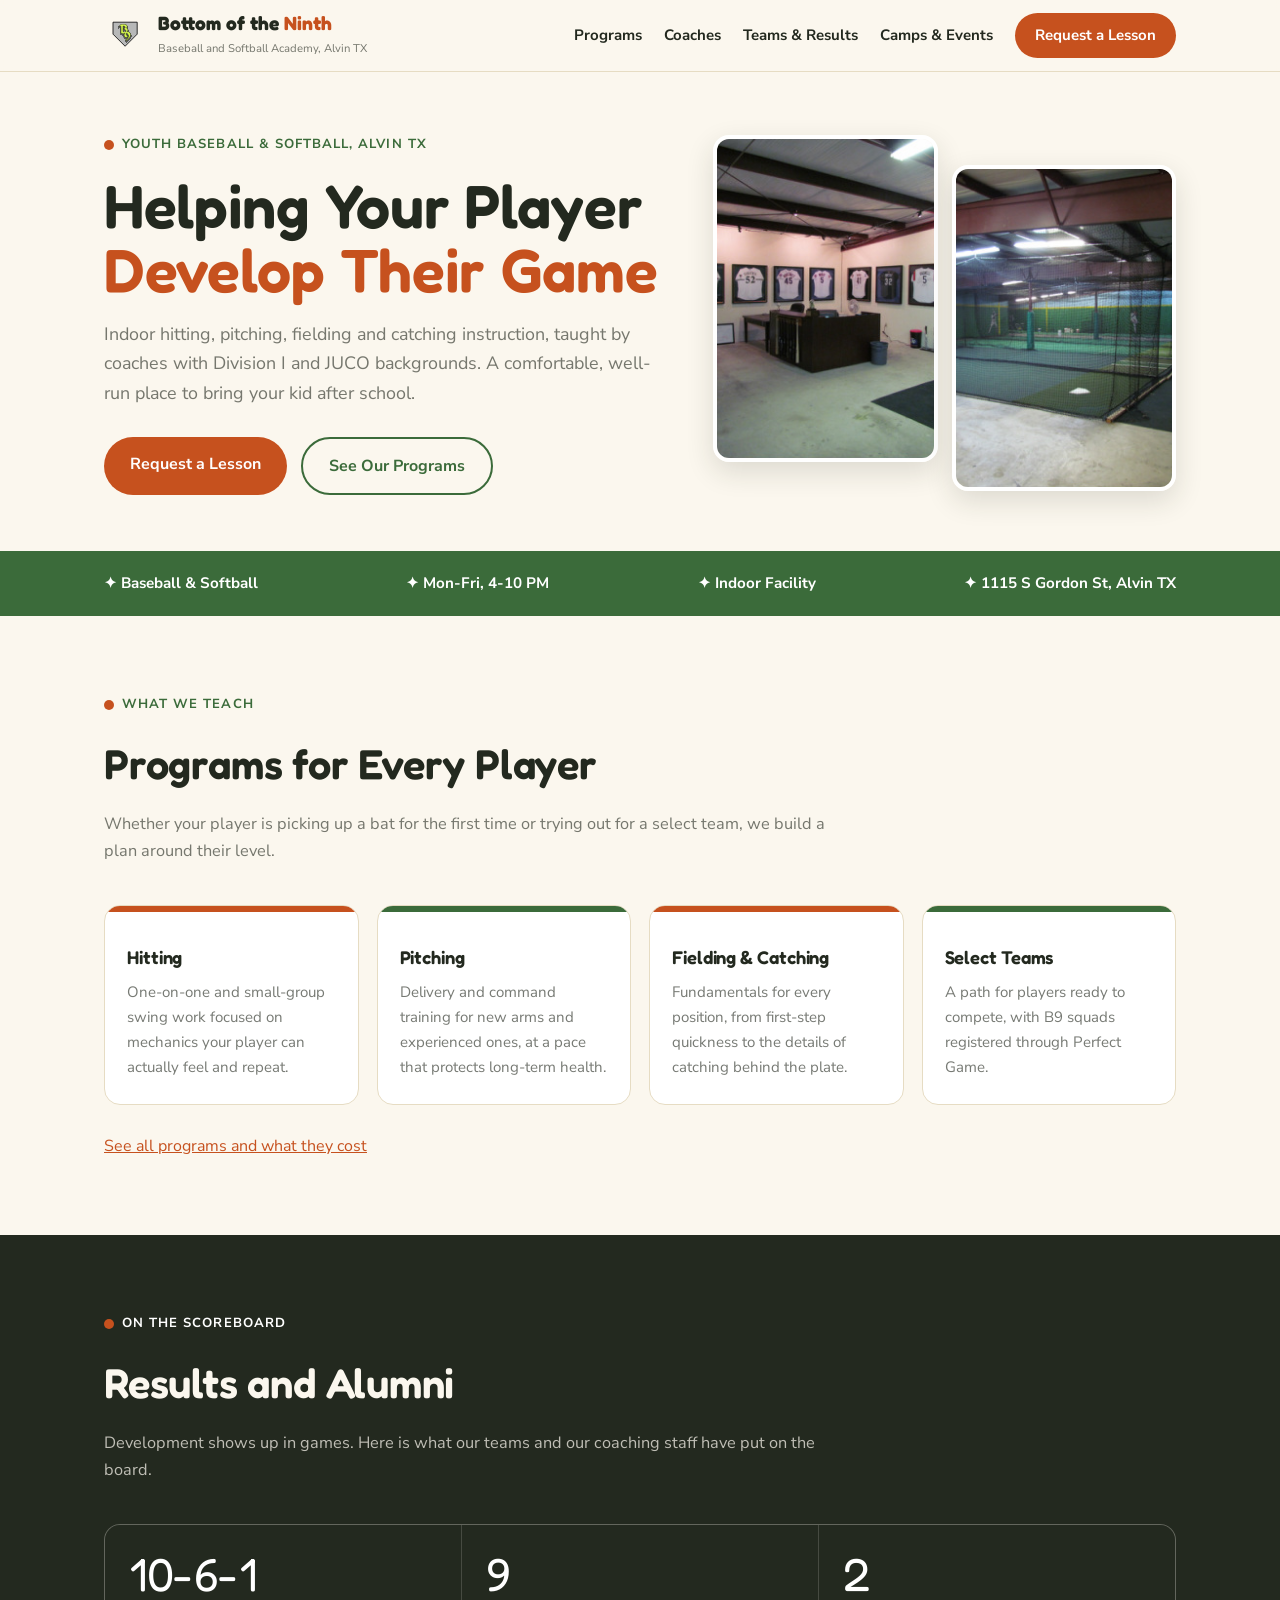
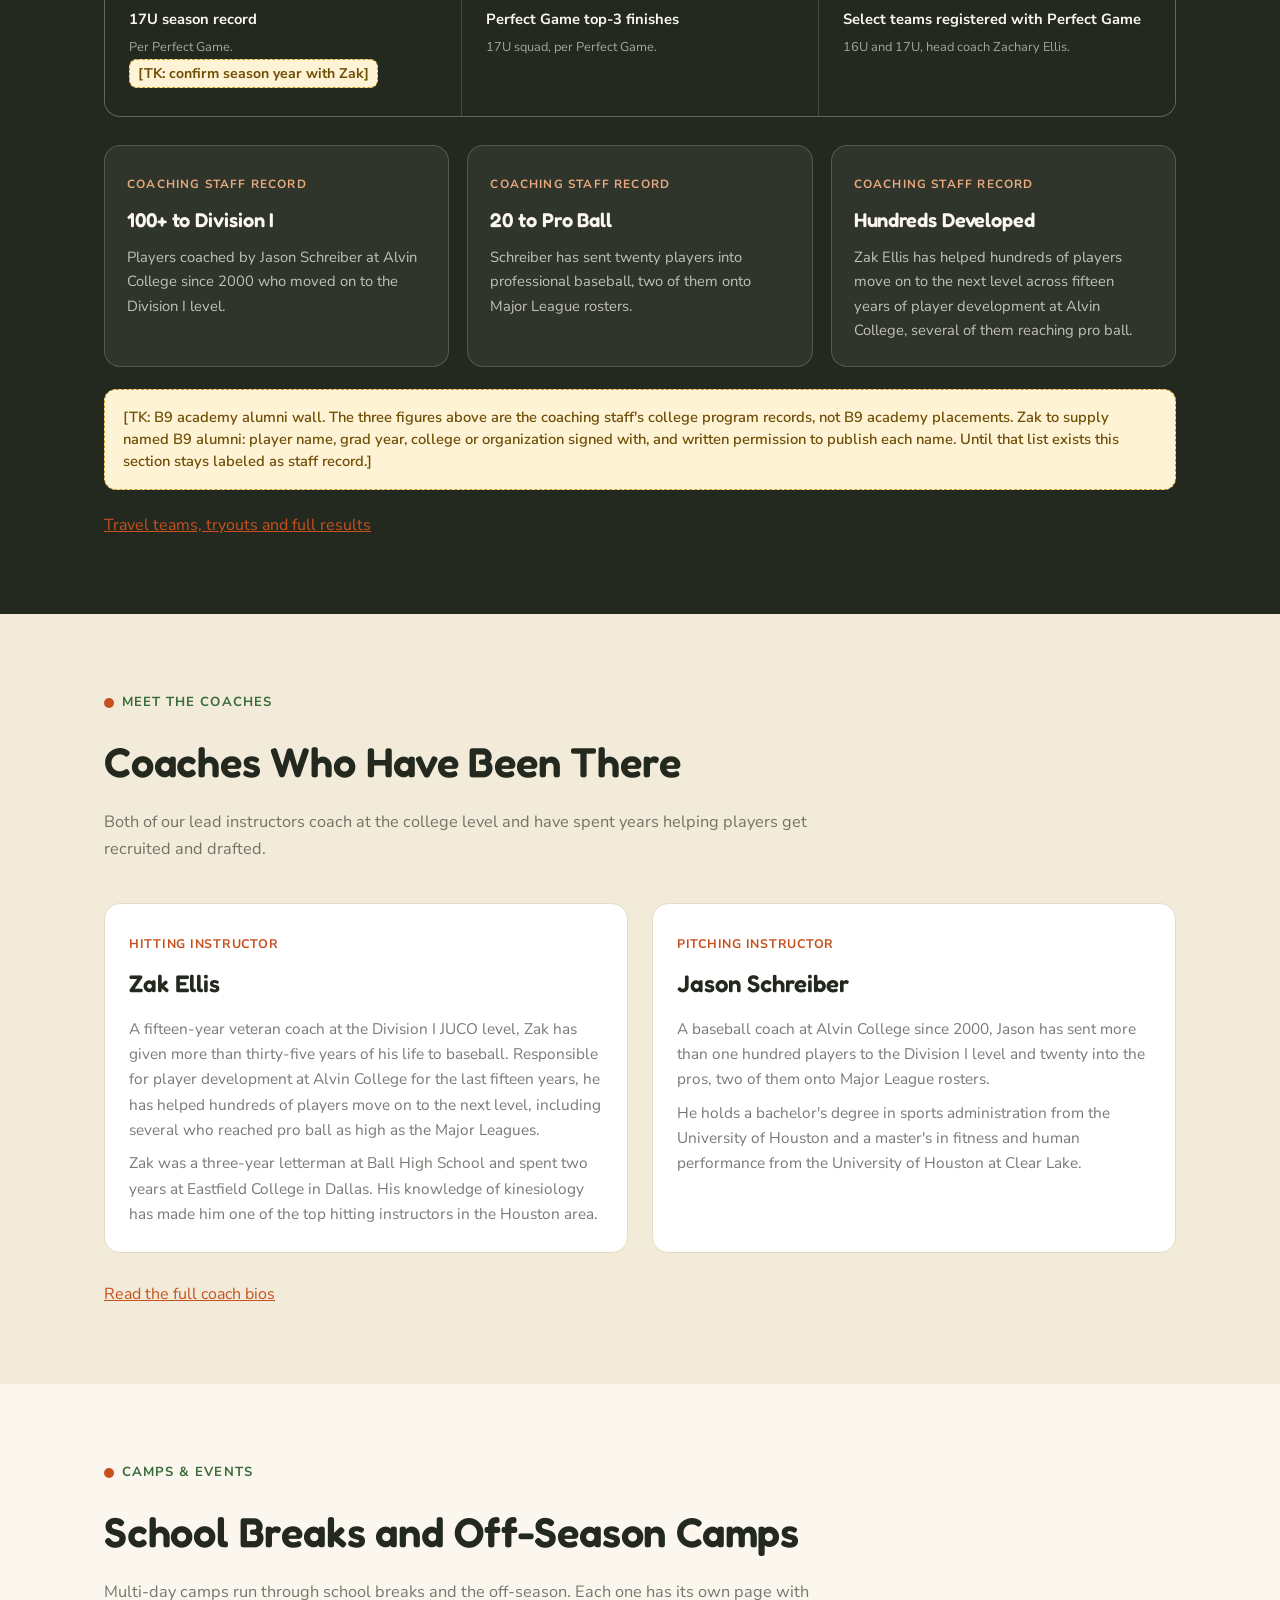
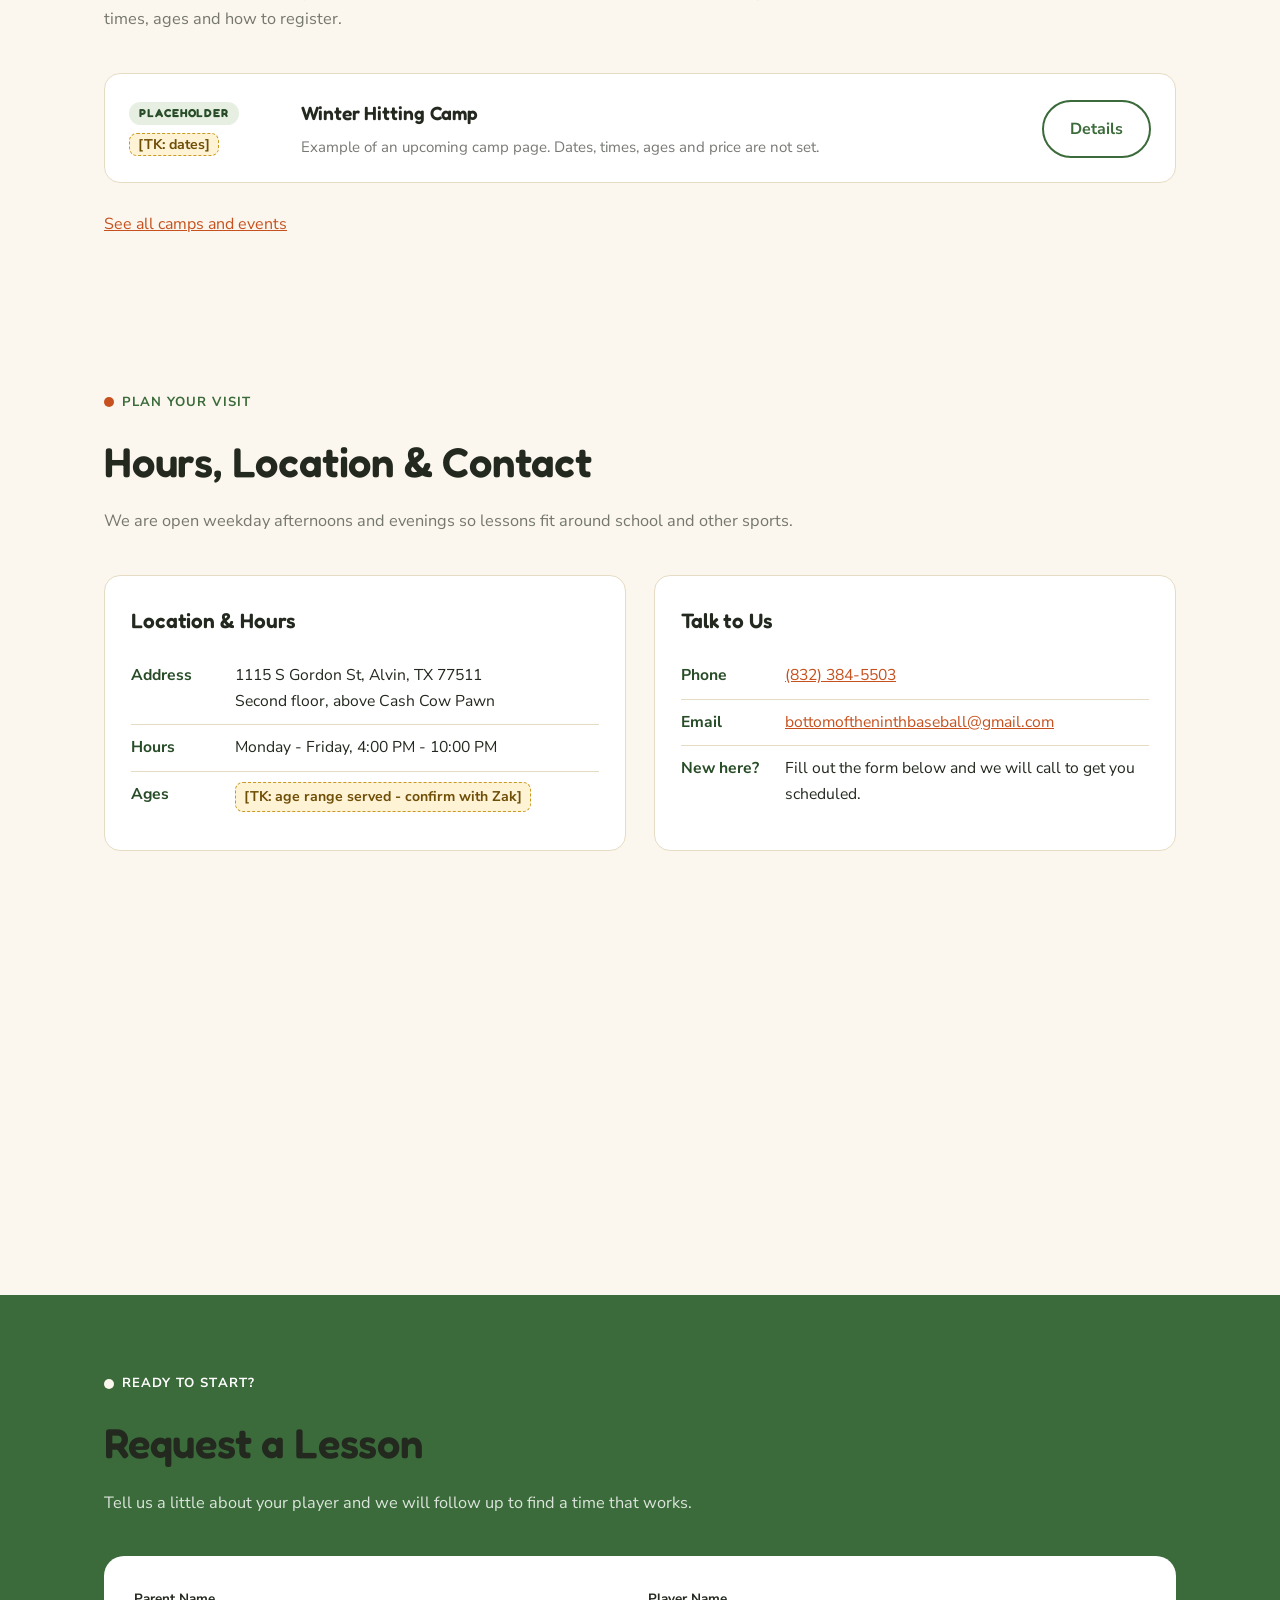
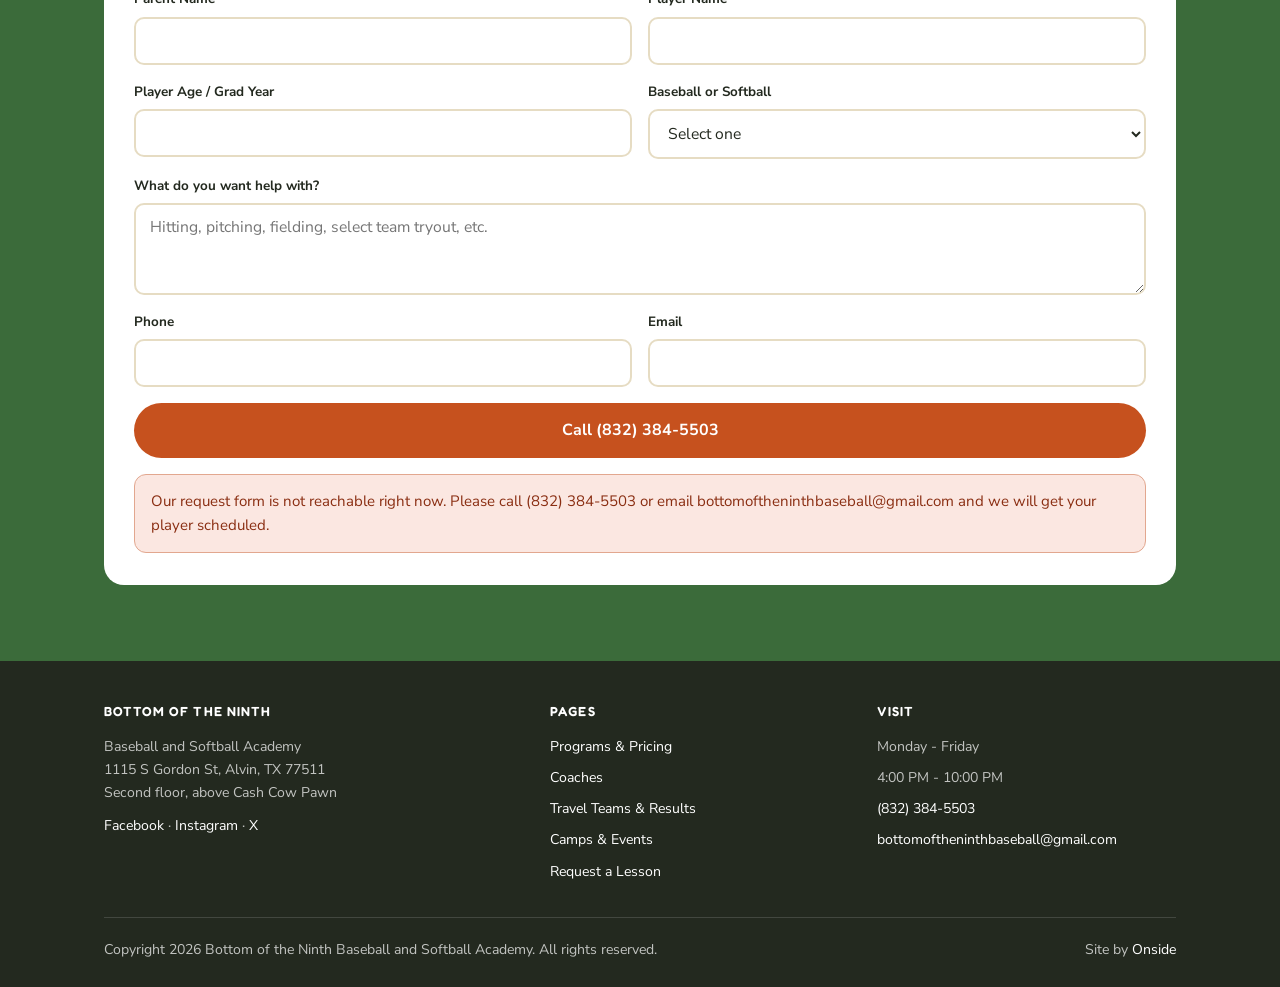
<file: index.html>
<!DOCTYPE html>
<html lang="en">
<head>
<meta charset="utf-8">
<meta name="viewport" content="width=device-width, initial-scale=1">
<title>Baseball and Softball Lessons in Alvin, TX | Bottom of the Ninth</title>
<meta name="description" content="Indoor hitting, pitching, fielding and catching instruction in Alvin, Texas, taught by coaches from the Alvin College staff. Open Monday to Friday, 4 to 10 PM. Request a lesson.">
<link rel="canonical" href="https://b9baseball.com/">

<meta property="og:type" content="website">
<meta property="og:site_name" content="Bottom of the Ninth Baseball and Softball Academy">
<meta property="og:title" content="Baseball and Softball Lessons in Alvin, TX | Bottom of the Ninth">
<meta property="og:description" content="Indoor hitting, pitching, fielding and catching instruction in Alvin, Texas, taught by coaches from the Alvin College staff.">
<meta property="og:url" content="https://b9baseball.com/">
<meta property="og:image" content="https://b9baseball.com/images/web/og-team.jpg">
<meta name="twitter:card" content="summary_large_image">
<meta name="twitter:site" content="@b9_baseball">
<meta name="twitter:title" content="Baseball and Softball Lessons in Alvin, TX | Bottom of the Ninth">
<meta name="twitter:description" content="Indoor hitting, pitching, fielding and catching instruction in Alvin, Texas, taught by coaches from the Alvin College staff.">
<meta name="twitter:image" content="https://b9baseball.com/images/web/og-team.jpg">

<link rel="icon" href="/images/favicon.ico" sizes="any">
<link rel="icon" href="/images/icon.svg" type="image/svg+xml">
<link rel="apple-touch-icon" href="/images/apple-touch-icon.png">

<link rel="preconnect" href="https://fonts.googleapis.com">
<link rel="preconnect" href="https://fonts.gstatic.com" crossorigin>
<link href="https://fonts.googleapis.com/css2?family=Fredoka:wght@500;600;700&family=Nunito+Sans:wght@400;600;700&display=swap" rel="stylesheet">
<link rel="stylesheet" href="/css/site.css">

<!-- GA4: NOT PROVISIONED. The operator must create the property in the Onside
     GA4 account, then replace G-XXXXXXXXXX in both places below and uncomment
     this block on every page. Tracked in CONTENT-TODO.md.
<script async src="https://www.googletagmanager.com/gtag/js?id=G-XXXXXXXXXX"></script>
<script>
  window.dataLayer = window.dataLayer || [];
  function gtag(){ dataLayer.push(arguments); }
  gtag('js', new Date());
  gtag('config', 'G-XXXXXXXXXX');
</script>
-->

<!-- Google Search Console: NOT VERIFIED. Preferred method is a DNS TXT record
     on b9baseball.com (survives deploys). If the operator chooses HTML tag
     verification instead, the meta tag goes here. Tracked in CONTENT-TODO.md. -->

<script type="application/ld+json">
{
  "@context": "https://schema.org",
  "@type": "SportsActivityLocation",
  "@id": "https://b9baseball.com/#academy",
  "name": "Bottom of the Ninth Baseball and Softball Academy",
  "alternateName": "B9",
  "url": "https://b9baseball.com/",
  "description": "Indoor youth baseball and softball training in Alvin, Texas. Private and small-group hitting, pitching, fielding and catching instruction, plus select travel teams.",
  "image": "https://b9baseball.com/images/web/og-team.jpg",
  "telephone": "+1-832-384-5503",
  "email": "bottomoftheninthbaseball@gmail.com",
  "address": {
    "@type": "PostalAddress",
    "streetAddress": "1115 S Gordon St",
    "addressLocality": "Alvin",
    "addressRegion": "TX",
    "postalCode": "77511",
    "addressCountry": "US"
  },
  "geo": {
    "@type": "GeoCoordinates",
    "latitude": 29.413916,
    "longitude": -95.247977
  },
  "openingHoursSpecification": {
    "@type": "OpeningHoursSpecification",
    "dayOfWeek": ["Monday", "Tuesday", "Wednesday", "Thursday", "Friday"],
    "opens": "16:00",
    "closes": "22:00"
  },
  "sport": ["Baseball", "Softball"],
  "sameAs": [
    "https://www.facebook.com/b9baseball",
    "https://www.instagram.com/b9_baseball",
    "https://x.com/b9_baseball"
  ]
}
</script>
<script type="application/ld+json">
{
  "@context": "https://schema.org",
  "@type": "LocalBusiness",
  "@id": "https://b9baseball.com/#business",
  "name": "Bottom of the Ninth Baseball and Softball Academy",
  "url": "https://b9baseball.com/",
  "image": "https://b9baseball.com/images/web/og-team.jpg",
  "telephone": "+1-832-384-5503",
  "email": "bottomoftheninthbaseball@gmail.com",
  "address": {
    "@type": "PostalAddress",
    "streetAddress": "1115 S Gordon St",
    "addressLocality": "Alvin",
    "addressRegion": "TX",
    "postalCode": "77511",
    "addressCountry": "US"
  },
  "geo": {
    "@type": "GeoCoordinates",
    "latitude": 29.413916,
    "longitude": -95.247977
  },
  "openingHours": "Mo-Fr 16:00-22:00",
  "sameAs": [
    "https://www.facebook.com/b9baseball",
    "https://www.instagram.com/b9_baseball",
    "https://x.com/b9_baseball"
  ]
}
</script>
<!-- geo coordinates are read off the Google Maps place marker for
     "Bottom of the Ninth Baseball" used in the embed below. Confirm them
     against the Google Business Profile once the listing is claimed. -->
</head>
<body>

<a class="skip-link" href="#main">Skip to content</a>

<header>
  <div class="topbar">
    <a class="logo" href="/" aria-label="Bottom of the Ninth home">
      <img class="logo-mark" src="/images/b9_plate_logo.svg" alt="" width="42" height="42">
      <span>
        <span class="logo-word">Bottom of the <span>Ninth</span></span>
        <span class="logo-sub">Baseball and Softball Academy, Alvin TX</span>
      </span>
    </a>
    <nav class="main-nav" aria-label="Main">
      <a href="/programs/">Programs</a>
      <a href="/coaches/">Coaches</a>
      <a href="/teams/">Teams &amp; Results</a>
      <a href="/camps/">Camps &amp; Events</a>
      <a href="/lessons/" class="nav-cta">Request a Lesson</a>
    </nav>
  </div>
</header>

<main id="main">

<div class="hero">
  <div>
    <span class="eyebrow">Youth Baseball &amp; Softball, Alvin TX</span>
    <h1>Helping Your Player <em>Develop Their Game</em></h1>
    <p class="lead">Indoor hitting, pitching, fielding and catching instruction, taught by coaches with Division I and JUCO backgrounds. A comfortable, well-run place to bring your kid after school.</p>
    <div class="ctas">
      <a href="/lessons/" class="btn btn-primary">Request a Lesson</a>
      <a href="/programs/" class="btn btn-ghost">See Our Programs</a>
    </div>
  </div>
  <div class="hero-photos">
    <img class="p1" src="/images/facility_1.jpg" alt="Inside the B9 indoor training facility in Alvin, TX" width="436" height="327">
    <img class="p2" src="/images/facility_2.jpg" alt="A hitting and pitching cage lane inside the B9 facility" width="434" height="326">
  </div>
</div>

<div class="facts">
  <div class="wrap">
    <span>Baseball &amp; Softball</span>
    <span>Mon-Fri, 4-10 PM</span>
    <span>Indoor Facility</span>
    <span>1115 S Gordon St, Alvin TX</span>
  </div>
</div>

<section id="programs" class="programs">
  <div class="wrap">
    <div class="section-head">
      <span class="eyebrow">What We Teach</span>
      <h2>Programs for Every Player</h2>
      <p>Whether your player is picking up a bat for the first time or trying out for a select team, we build a plan around their level.</p>
    </div>
    <div class="prog-grid">
      <div class="prog-card">
        <h3>Hitting</h3>
        <p>One-on-one and small-group swing work focused on mechanics your player can actually feel and repeat.</p>
      </div>
      <div class="prog-card">
        <h3>Pitching</h3>
        <p>Delivery and command training for new arms and experienced ones, at a pace that protects long-term health.</p>
      </div>
      <div class="prog-card">
        <h3>Fielding &amp; Catching</h3>
        <p>Fundamentals for every position, from first-step quickness to the details of catching behind the plate.</p>
      </div>
      <div class="prog-card">
        <h3>Select Teams</h3>
        <p>A path for players ready to compete, with B9 squads registered through Perfect Game.</p>
      </div>
    </div>
    <p style="margin-top:28px"><a href="/programs/">See all programs and what they cost</a></p>
  </div>
</section>

<section id="results" class="results">
  <div class="wrap">
    <div class="section-head">
      <span class="eyebrow">On the Scoreboard</span>
      <h2>Results and Alumni</h2>
      <p>Development shows up in games. Here is what our teams and our coaching staff have put on the board.</p>
    </div>

    <div class="score-strip">
      <div class="score">
        <span class="n">10-6-1</span>
        <span class="l">17U season record</span>
        <span class="src">Per Perfect Game. <span class="tk">[TK: confirm season year with Zak]</span></span>
      </div>
      <div class="score">
        <span class="n">9</span>
        <span class="l">Perfect Game top-3 finishes</span>
        <span class="src">17U squad, per Perfect Game.</span>
      </div>
      <div class="score">
        <span class="n">2</span>
        <span class="l">Select teams registered with Perfect Game</span>
        <span class="src">16U and 17U, head coach Zachary Ellis.</span>
      </div>
    </div>

    <div class="alumni-wall">
      <div class="alumni-card">
        <span class="tag">Coaching Staff Record</span>
        <h3>100+ to Division I</h3>
        <p>Players coached by Jason Schreiber at Alvin College since 2000 who moved on to the Division I level.</p>
      </div>
      <div class="alumni-card">
        <span class="tag">Coaching Staff Record</span>
        <h3>20 to Pro Ball</h3>
        <p>Schreiber has sent twenty players into professional baseball, two of them onto Major League rosters.</p>
      </div>
      <div class="alumni-card">
        <span class="tag">Coaching Staff Record</span>
        <h3>Hundreds Developed</h3>
        <p>Zak Ellis has helped hundreds of players move on to the next level across fifteen years of player development at Alvin College, several of them reaching pro ball.</p>
      </div>
    </div>

    <p style="margin-top:22px">
      <span class="tk-block">[TK: B9 academy alumni wall. The three figures above are the coaching staff's college program records, not B9 academy placements. Zak to supply named B9 alumni: player name, grad year, college or organization signed with, and written permission to publish each name. Until that list exists this section stays labeled as staff record.]</span>
    </p>

    <p style="margin-top:22px"><a href="/teams/">Travel teams, tryouts and full results</a></p>
  </div>
</section>

<section id="coaches" class="coaches">
  <div class="wrap">
    <div class="section-head">
      <span class="eyebrow">Meet the Coaches</span>
      <h2>Coaches Who Have Been There</h2>
      <p>Both of our lead instructors coach at the college level and have spent years helping players get recruited and drafted.</p>
    </div>
    <div class="coach-grid">
      <div class="coach-card">
        <span class="role">Hitting Instructor</span>
        <h3>Zak Ellis</h3>
        <p>A fifteen-year veteran coach at the Division I JUCO level, Zak has given more than thirty-five years of his life to baseball. Responsible for player development at Alvin College for the last fifteen years, he has helped hundreds of players move on to the next level, including several who reached pro ball as high as the Major Leagues.</p>
        <p>Zak was a three-year letterman at Ball High School and spent two years at Eastfield College in Dallas. His knowledge of kinesiology has made him one of the top hitting instructors in the Houston area.</p>
      </div>
      <div class="coach-card">
        <span class="role">Pitching Instructor</span>
        <h3>Jason Schreiber</h3>
        <p>A baseball coach at Alvin College since 2000, Jason has sent more than one hundred players to the Division I level and twenty into the pros, two of them onto Major League rosters.</p>
        <p>He holds a bachelor's degree in sports administration from the University of Houston and a master's in fitness and human performance from the University of Houston at Clear Lake.</p>
      </div>
    </div>
    <p style="margin-top:28px"><a href="/coaches/">Read the full coach bios</a></p>
  </div>
</section>

<section id="camps">
  <div class="wrap">
    <div class="section-head">
      <span class="eyebrow">Camps &amp; Events</span>
      <h2>School Breaks and Off-Season Camps</h2>
      <p>Multi-day camps run through school breaks and the off-season. Each one has its own page with times, ages and how to register.</p>
    </div>
    <div class="event-list">
      <article class="event-card">
        <div class="event-when">
          <span class="badge badge-open">Placeholder</span><br>
          <span class="tk">[TK: dates]</span>
        </div>
        <div>
          <h3><a href="/camps/tk-winter-hitting-camp/">Winter Hitting Camp</a></h3>
          <p>Example of an upcoming camp page. Dates, times, ages and price are not set.</p>
        </div>
        <div><a class="btn btn-ghost" href="/camps/tk-winter-hitting-camp/">Details</a></div>
      </article>
    </div>
    <p style="margin-top:28px"><a href="/camps/">See all camps and events</a></p>
  </div>
</section>

<section id="visit" class="visit">
  <div class="wrap">
    <div class="section-head">
      <span class="eyebrow">Plan Your Visit</span>
      <h2>Hours, Location &amp; Contact</h2>
      <p>We are open weekday afternoons and evenings so lessons fit around school and other sports.</p>
    </div>
    <div class="visit-grid">
      <div class="visit-card">
        <h3>Location &amp; Hours</h3>
        <div class="visit-row"><span class="k">Address</span><span>1115 S Gordon St, Alvin, TX 77511<br>Second floor, above Cash Cow Pawn</span></div>
        <div class="visit-row"><span class="k">Hours</span><span>Monday - Friday, 4:00 PM - 10:00 PM</span></div>
        <div class="visit-row"><span class="k">Ages</span><span><span class="tk">[TK: age range served - confirm with Zak]</span></span></div>
      </div>
      <div class="visit-card">
        <h3>Talk to Us</h3>
        <div class="visit-row"><span class="k">Phone</span><span><a href="tel:+18323845503">(832) 384-5503</a></span></div>
        <div class="visit-row"><span class="k">Email</span><span><a href="mailto:bottomoftheninthbaseball@gmail.com">bottomoftheninthbaseball@gmail.com</a></span></div>
        <div class="visit-row"><span class="k">New here?</span><span>Fill out the form below and we will call to get you scheduled.</span></div>
      </div>
    </div>
    <iframe class="map-frame" title="Map to Bottom of the Ninth Baseball, 1115 S Gordon St, Alvin TX" src="https://www.google.com/maps/embed?pb=!1m18!1m12!1m3!1d5548.984929263719!2d-95.24797713180548!3d29.413915738406033!2m3!1f0!2f0!3f0!3m2!1i1024!2i768!4f13.1!3m3!1m2!1s0x145dd2b24e2f0bf9%3A0x12f2d30c69f74b71!2sBottom%20of%20the%20Ninth%20Baseball!5e0!3m2!1sen!2sus!4v1740630446096!5m2!1sen!2sus" loading="lazy" referrerpolicy="no-referrer-when-downgrade" allowfullscreen></iframe>
  </div>
</section>

<section id="contact" class="contact">
  <div class="wrap">
    <div class="section-head">
      <span class="eyebrow">Ready to Start?</span>
      <h2>Request a Lesson</h2>
      <p>Tell us a little about your player and we will follow up to find a time that works.</p>
    </div>

    <!-- Onside shared lead endpoint. Keep this block in sync with the copy on
         /lessons/index.html; the endpoint contract itself lives in one place,
         /js/lead-form.js. Do not add an `action` or a client token: the tenant
         is resolved from the request Origin, and the POST is made by the JS. -->
    <form class="onside-lead-form" data-thanks="lesson-thanks">
      <div class="hp" aria-hidden="true">
        <label for="home-website">Leave this field blank</label>
        <input type="text" id="home-website" name="website" tabindex="-1" autocomplete="off">
      </div>
      <div class="field-row">
        <div class="field">
          <label for="home-parent-name">Parent Name</label>
          <input type="text" id="home-parent-name" name="parent_name" autocomplete="name" required>
        </div>
        <div class="field">
          <label for="home-player-name">Player Name</label>
          <input type="text" id="home-player-name" name="player_name" required>
        </div>
      </div>
      <div class="field-row">
        <div class="field">
          <label for="home-player-age">Player Age / Grad Year</label>
          <input type="text" id="home-player-age" name="player_age" required>
        </div>
        <div class="field">
          <label for="home-sport">Baseball or Softball</label>
          <select id="home-sport" name="sport" required>
            <option value="">Select one</option>
            <option value="baseball">Baseball</option>
            <option value="softball">Softball</option>
          </select>
        </div>
      </div>
      <div class="field">
        <label for="home-need">What do you want help with?</label>
        <textarea id="home-need" name="training_need" rows="3" placeholder="Hitting, pitching, fielding, select team tryout, etc."></textarea>
      </div>
      <div class="field-row">
        <div class="field">
          <label for="home-phone">Phone</label>
          <input type="tel" id="home-phone" name="phone" autocomplete="tel" required>
        </div>
        <div class="field">
          <label for="home-email">Email</label>
          <input type="email" id="home-email" name="email" autocomplete="email" required>
        </div>
      </div>
      <button type="submit" class="submit-btn">Request a Lesson</button>
      <div class="form-status" role="status" aria-live="polite"></div>
    </form>

    <div class="form-thanks" id="lesson-thanks" hidden>
      <h3>Thanks, we have your request.</h3>
      <p>One of our coaches will call or email you to get a lesson on the schedule. If you need us sooner, call <a href="tel:+18323845503">(832) 384-5503</a> during our hours, Monday to Friday 4:00 PM to 10:00 PM.</p>
    </div>
  </div>
</section>

</main>

<footer>
  <div class="wrap">
    <div class="footer-grid">
      <div>
        <h2>Bottom of the Ninth</h2>
        <p>Baseball and Softball Academy<br>
        1115 S Gordon St, Alvin, TX 77511<br>
        Second floor, above Cash Cow Pawn</p>
        <p style="margin-top:10px">
          <a href="https://www.facebook.com/b9baseball">Facebook</a> &middot;
          <a href="https://www.instagram.com/b9_baseball">Instagram</a> &middot;
          <a href="https://x.com/b9_baseball">X</a>
        </p>
      </div>
      <div>
        <h2>Pages</h2>
        <ul>
          <li><a href="/programs/">Programs &amp; Pricing</a></li>
          <li><a href="/coaches/">Coaches</a></li>
          <li><a href="/teams/">Travel Teams &amp; Results</a></li>
          <li><a href="/camps/">Camps &amp; Events</a></li>
          <li><a href="/lessons/">Request a Lesson</a></li>
        </ul>
      </div>
      <div>
        <h2>Visit</h2>
        <ul>
          <li>Monday - Friday</li>
          <li>4:00 PM - 10:00 PM</li>
          <li><a href="tel:+18323845503">(832) 384-5503</a></li>
          <li><a href="mailto:bottomoftheninthbaseball@gmail.com">bottomoftheninthbaseball@gmail.com</a></li>
        </ul>
      </div>
    </div>
    <div class="footer-bottom">
      <span>Copyright 2026 Bottom of the Ninth Baseball and Softball Academy. All rights reserved.</span>
      <span>Site by <a href="https://onside.llc">Onside</a></span>
    </div>
  </div>
</footer>

<script src="/js/lead-form.js" defer></script>
</body>
</html>
</file>
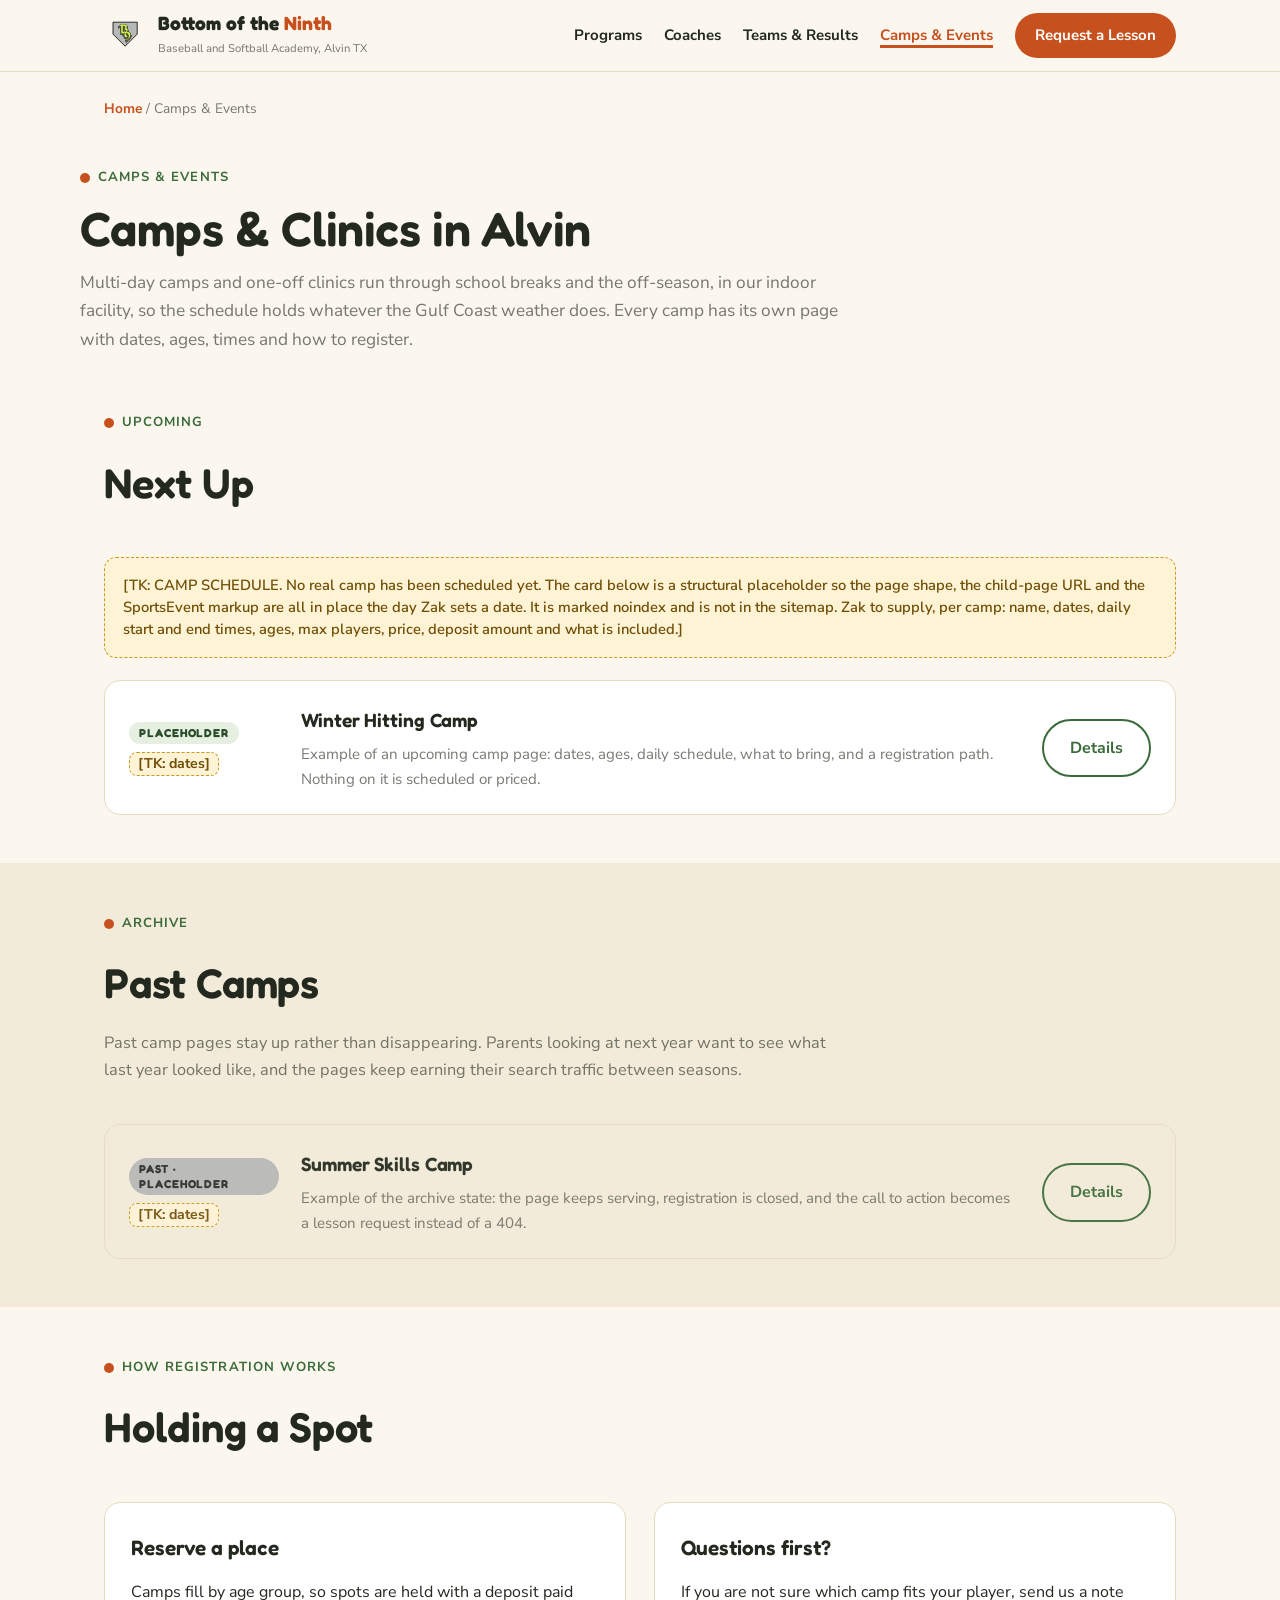
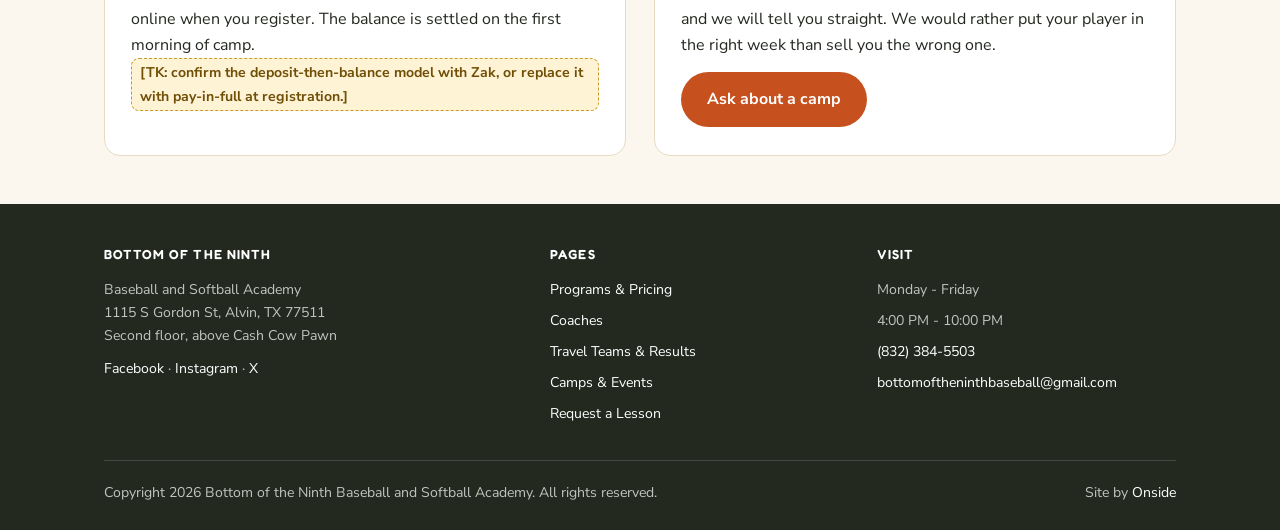
<file: camps/index.html>
<!DOCTYPE html>
<html lang="en">
<head>
<meta charset="utf-8">
<meta name="viewport" content="width=device-width, initial-scale=1">
<title>Baseball &amp; Softball Camps in Alvin, TX | Bottom of the Ninth</title>
<meta name="description" content="Youth baseball and softball camps and clinics at Bottom of the Ninth in Alvin, Texas. See upcoming camp dates, ages and registration, plus past camps from earlier seasons.">
<link rel="canonical" href="https://b9baseball.com/camps/">

<meta property="og:type" content="website">
<meta property="og:site_name" content="Bottom of the Ninth Baseball and Softball Academy">
<meta property="og:title" content="Baseball &amp; Softball Camps in Alvin, TX | Bottom of the Ninth">
<meta property="og:description" content="Youth baseball and softball camps and clinics at Bottom of the Ninth in Alvin, Texas.">
<meta property="og:url" content="https://b9baseball.com/camps/">
<meta property="og:image" content="https://b9baseball.com/images/web/og-team.jpg">
<meta name="twitter:card" content="summary_large_image">
<meta name="twitter:site" content="@b9_baseball">
<meta name="twitter:title" content="Baseball &amp; Softball Camps in Alvin, TX | Bottom of the Ninth">
<meta name="twitter:description" content="Youth baseball and softball camps and clinics at Bottom of the Ninth in Alvin, Texas.">
<meta name="twitter:image" content="https://b9baseball.com/images/web/og-team.jpg">

<link rel="icon" href="/images/favicon.ico" sizes="any">
<link rel="icon" href="/images/icon.svg" type="image/svg+xml">
<link rel="apple-touch-icon" href="/images/apple-touch-icon.png">

<link rel="preconnect" href="https://fonts.googleapis.com">
<link rel="preconnect" href="https://fonts.gstatic.com" crossorigin>
<link href="https://fonts.googleapis.com/css2?family=Fredoka:wght@500;600;700&family=Nunito+Sans:wght@400;600;700&display=swap" rel="stylesheet">
<link rel="stylesheet" href="/css/site.css">

<!-- GA4: NOT PROVISIONED. See the note in /index.html and CONTENT-TODO.md. -->

<script type="application/ld+json">
{
  "@context": "https://schema.org",
  "@type": "BreadcrumbList",
  "itemListElement": [
    { "@type": "ListItem", "position": 1, "name": "Home", "item": "https://b9baseball.com/" },
    { "@type": "ListItem", "position": 2, "name": "Camps and Events", "item": "https://b9baseball.com/camps/" }
  ]
}
</script>
</head>
<body>

<a class="skip-link" href="#main">Skip to content</a>

<header>
  <div class="topbar">
    <a class="logo" href="/" aria-label="Bottom of the Ninth home">
      <img class="logo-mark" src="/images/b9_plate_logo.svg" alt="" width="42" height="42">
      <span>
        <span class="logo-word">Bottom of the <span>Ninth</span></span>
        <span class="logo-sub">Baseball and Softball Academy, Alvin TX</span>
      </span>
    </a>
    <nav class="main-nav" aria-label="Main">
      <a href="/programs/">Programs</a>
      <a href="/coaches/">Coaches</a>
      <a href="/teams/">Teams &amp; Results</a>
      <a href="/camps/" aria-current="page">Camps &amp; Events</a>
      <a href="/lessons/" class="nav-cta">Request a Lesson</a>
    </nav>
  </div>
</header>

<main id="main">

<div class="wrap">
  <p class="breadcrumb"><a href="/">Home</a> / Camps &amp; Events</p>
</div>

<div class="wrap page-head">
  <span class="eyebrow">Camps &amp; Events</span>
  <h1>Camps &amp; Clinics in Alvin</h1>
  <p class="lead">Multi-day camps and one-off clinics run through school breaks and the off-season, in our indoor facility, so the schedule holds whatever the Gulf Coast weather does. Every camp has its own page with dates, ages, times and how to register.</p>
</div>

<section class="programs tight">
  <div class="wrap">
    <div class="section-head">
      <span class="eyebrow">Upcoming</span>
      <h2>Next Up</h2>
    </div>

    <span class="tk-block">[TK: CAMP SCHEDULE. No real camp has been scheduled yet. The card below is a structural placeholder so the page shape, the child-page URL and the SportsEvent markup are all in place the day Zak sets a date. It is marked noindex and is not in the sitemap. Zak to supply, per camp: name, dates, daily start and end times, ages, max players, price, deposit amount and what is included.]</span>

    <div class="event-list" style="margin-top:22px">
      <article class="event-card">
        <div class="event-when">
          <span class="badge badge-open">Placeholder</span><br>
          <span class="tk">[TK: dates]</span>
        </div>
        <div>
          <h3><a href="/camps/tk-winter-hitting-camp/">Winter Hitting Camp</a></h3>
          <p>Example of an upcoming camp page: dates, ages, daily schedule, what to bring, and a registration path. Nothing on it is scheduled or priced.</p>
        </div>
        <div><a class="btn btn-ghost" href="/camps/tk-winter-hitting-camp/">Details</a></div>
      </article>
    </div>
  </div>
</section>

<section class="coaches tight">
  <div class="wrap">
    <div class="section-head">
      <span class="eyebrow">Archive</span>
      <h2>Past Camps</h2>
      <p>Past camp pages stay up rather than disappearing. Parents looking at next year want to see what last year looked like, and the pages keep earning their search traffic between seasons.</p>
    </div>

    <div class="event-list">
      <article class="event-card past">
        <div class="event-when">
          <span class="badge badge-past">Past &middot; Placeholder</span><br>
          <span class="tk">[TK: dates]</span>
        </div>
        <div>
          <h3><a href="/camps/tk-summer-skills-camp/">Summer Skills Camp</a></h3>
          <p>Example of the archive state: the page keeps serving, registration is closed, and the call to action becomes a lesson request instead of a 404.</p>
        </div>
        <div><a class="btn btn-ghost" href="/camps/tk-summer-skills-camp/">Details</a></div>
      </article>
    </div>
  </div>
</section>

<section class="visit tight">
  <div class="wrap">
    <div class="section-head">
      <span class="eyebrow">How Registration Works</span>
      <h2>Holding a Spot</h2>
    </div>
    <div class="visit-grid">
      <div class="visit-card">
        <h3>Reserve a place</h3>
        <p class="prose">Camps fill by age group, so spots are held with a deposit paid online when you register. The balance is settled on the first morning of camp.</p>
        <p class="prose"><span class="tk">[TK: confirm the deposit-then-balance model with Zak, or replace it with pay-in-full at registration.]</span></p>
      </div>
      <div class="visit-card">
        <h3>Questions first?</h3>
        <p class="prose">If you are not sure which camp fits your player, send us a note and we will tell you straight. We would rather put your player in the right week than sell you the wrong one.</p>
        <p class="ctas" style="margin-top:14px"><a href="/lessons/" class="btn btn-primary">Ask about a camp</a></p>
      </div>
    </div>
  </div>
</section>

</main>

<footer>
  <div class="wrap">
    <div class="footer-grid">
      <div>
        <h2>Bottom of the Ninth</h2>
        <p>Baseball and Softball Academy<br>
        1115 S Gordon St, Alvin, TX 77511<br>
        Second floor, above Cash Cow Pawn</p>
        <p style="margin-top:10px">
          <a href="https://www.facebook.com/b9baseball">Facebook</a> &middot;
          <a href="https://www.instagram.com/b9_baseball">Instagram</a> &middot;
          <a href="https://x.com/b9_baseball">X</a>
        </p>
      </div>
      <div>
        <h2>Pages</h2>
        <ul>
          <li><a href="/programs/">Programs &amp; Pricing</a></li>
          <li><a href="/coaches/">Coaches</a></li>
          <li><a href="/teams/">Travel Teams &amp; Results</a></li>
          <li><a href="/camps/">Camps &amp; Events</a></li>
          <li><a href="/lessons/">Request a Lesson</a></li>
        </ul>
      </div>
      <div>
        <h2>Visit</h2>
        <ul>
          <li>Monday - Friday</li>
          <li>4:00 PM - 10:00 PM</li>
          <li><a href="tel:+18323845503">(832) 384-5503</a></li>
          <li><a href="mailto:bottomoftheninthbaseball@gmail.com">bottomoftheninthbaseball@gmail.com</a></li>
        </ul>
      </div>
    </div>
    <div class="footer-bottom">
      <span>Copyright 2026 Bottom of the Ninth Baseball and Softball Academy. All rights reserved.</span>
      <span>Site by <a href="https://onside.llc">Onside</a></span>
    </div>
  </div>
</footer>

</body>
</html>
</file>
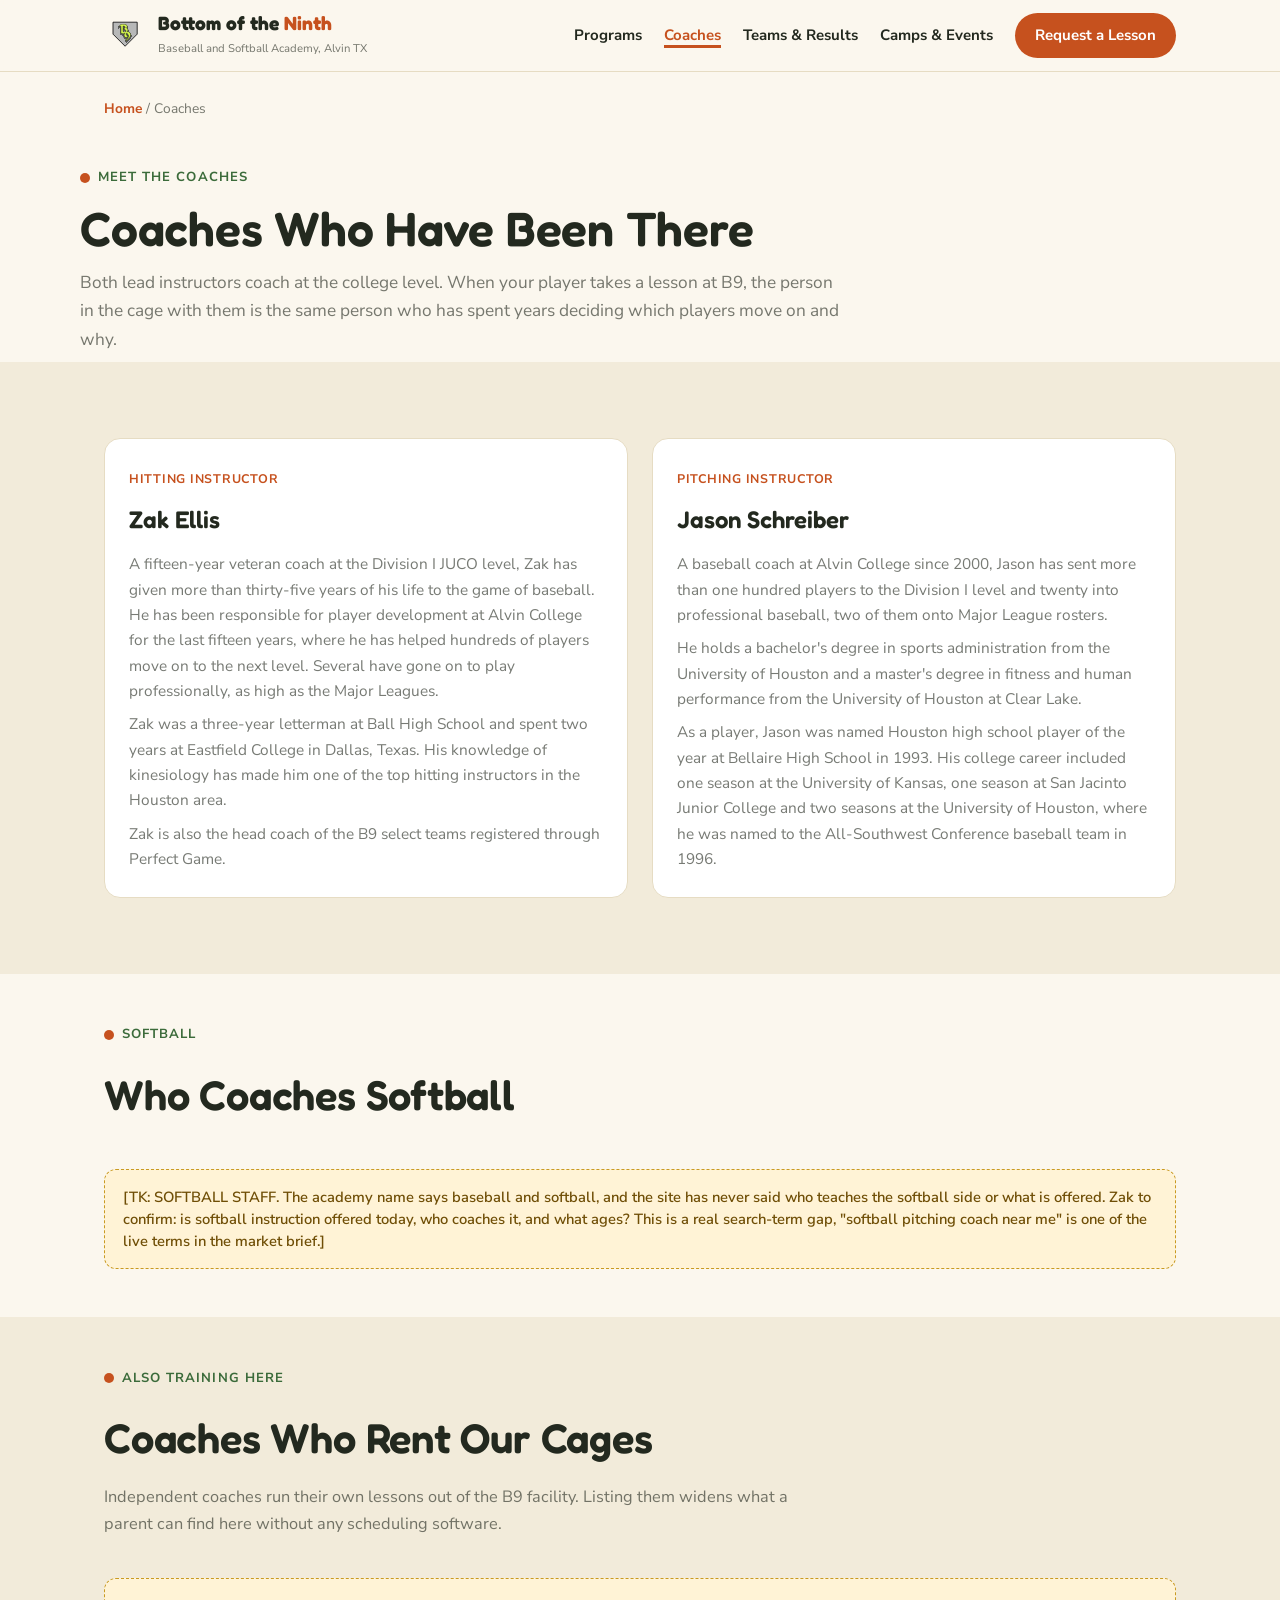
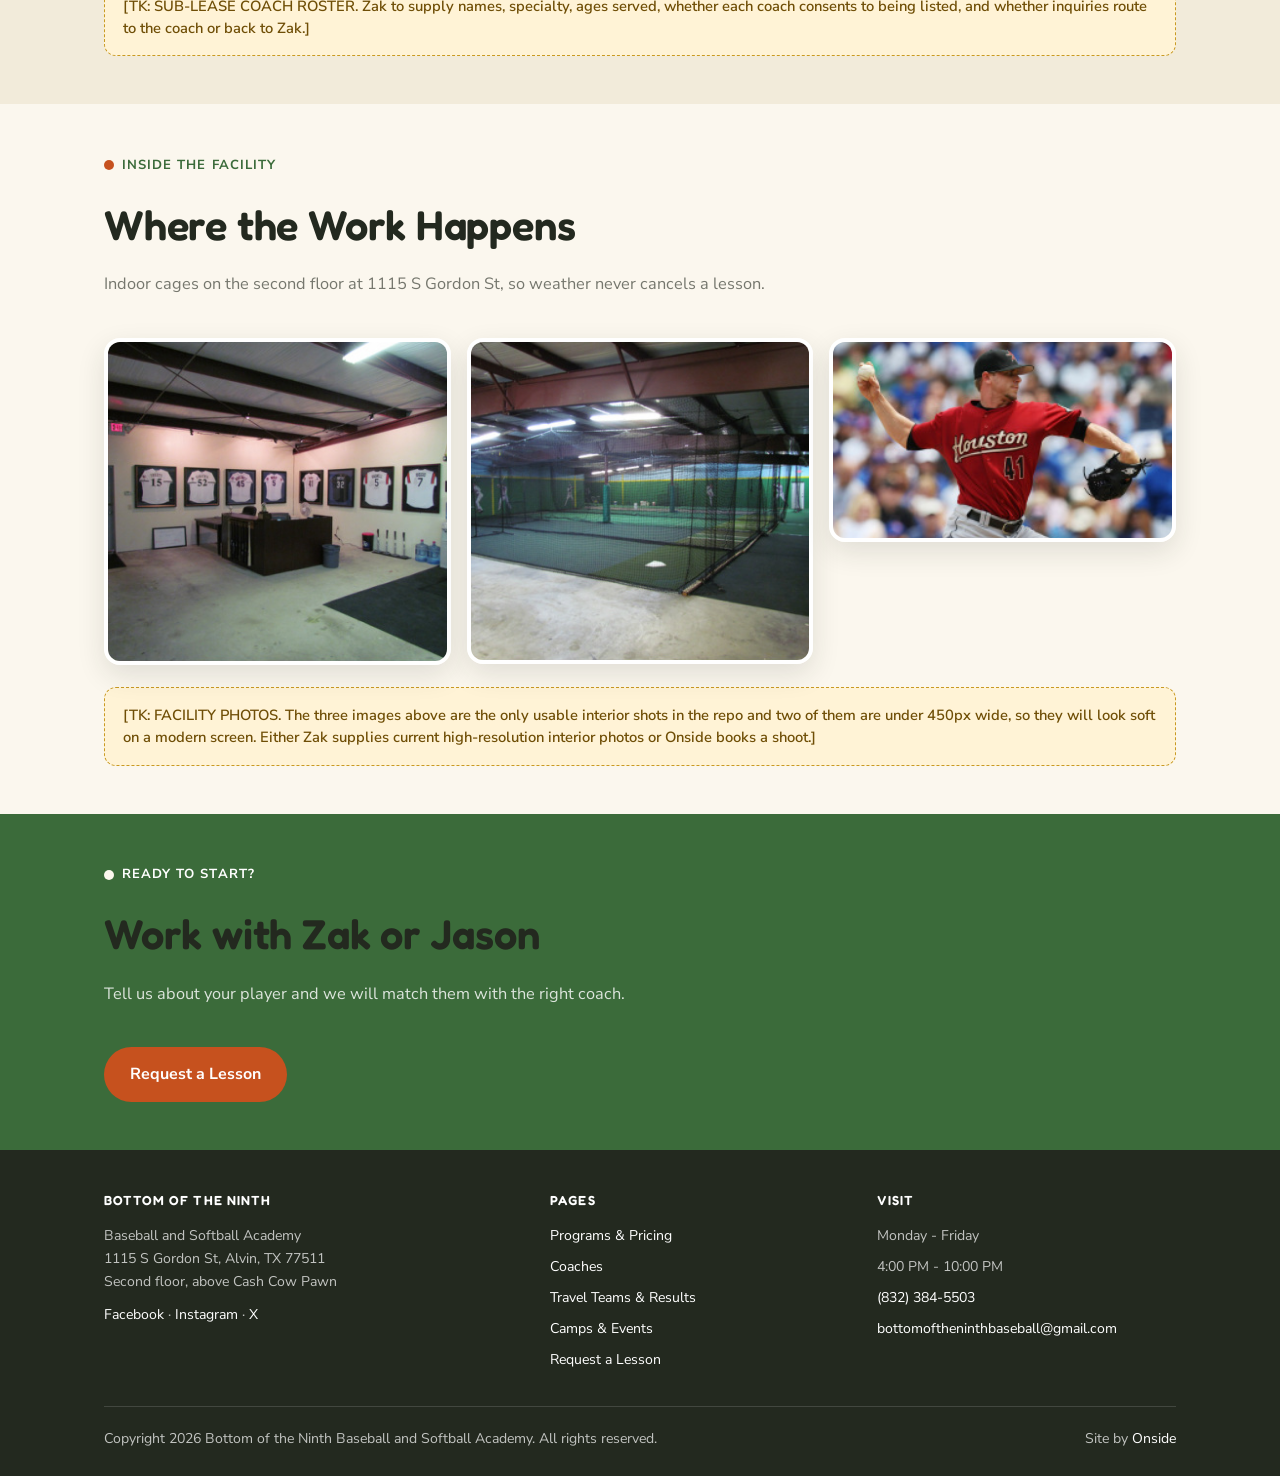
<file: coaches/index.html>
<!DOCTYPE html>
<html lang="en">
<head>
<meta charset="utf-8">
<meta name="viewport" content="width=device-width, initial-scale=1">
<title>Our Coaches | Bottom of the Ninth, Alvin TX</title>
<meta name="description" content="Zak Ellis and Jason Schreiber coach at Alvin College and teach every lesson at Bottom of the Ninth in Alvin, Texas. Read their full backgrounds in college and pro baseball.">
<link rel="canonical" href="https://b9baseball.com/coaches/">

<meta property="og:type" content="website">
<meta property="og:site_name" content="Bottom of the Ninth Baseball and Softball Academy">
<meta property="og:title" content="Our Coaches | Bottom of the Ninth, Alvin TX">
<meta property="og:description" content="Zak Ellis and Jason Schreiber coach at Alvin College and teach every lesson at Bottom of the Ninth in Alvin, Texas.">
<meta property="og:url" content="https://b9baseball.com/coaches/">
<meta property="og:image" content="https://b9baseball.com/images/web/og-team.jpg">
<meta name="twitter:card" content="summary_large_image">
<meta name="twitter:site" content="@b9_baseball">
<meta name="twitter:title" content="Our Coaches | Bottom of the Ninth, Alvin TX">
<meta name="twitter:description" content="Zak Ellis and Jason Schreiber coach at Alvin College and teach every lesson at Bottom of the Ninth in Alvin, Texas.">
<meta name="twitter:image" content="https://b9baseball.com/images/web/og-team.jpg">

<link rel="icon" href="/images/favicon.ico" sizes="any">
<link rel="icon" href="/images/icon.svg" type="image/svg+xml">
<link rel="apple-touch-icon" href="/images/apple-touch-icon.png">

<link rel="preconnect" href="https://fonts.googleapis.com">
<link rel="preconnect" href="https://fonts.gstatic.com" crossorigin>
<link href="https://fonts.googleapis.com/css2?family=Fredoka:wght@500;600;700&family=Nunito+Sans:wght@400;600;700&display=swap" rel="stylesheet">
<link rel="stylesheet" href="/css/site.css">

<!-- GA4: NOT PROVISIONED. See the note in /index.html and CONTENT-TODO.md. -->

<script type="application/ld+json">
{
  "@context": "https://schema.org",
  "@type": "BreadcrumbList",
  "itemListElement": [
    { "@type": "ListItem", "position": 1, "name": "Home", "item": "https://b9baseball.com/" },
    { "@type": "ListItem", "position": 2, "name": "Coaches", "item": "https://b9baseball.com/coaches/" }
  ]
}
</script>
</head>
<body>

<a class="skip-link" href="#main">Skip to content</a>

<header>
  <div class="topbar">
    <a class="logo" href="/" aria-label="Bottom of the Ninth home">
      <img class="logo-mark" src="/images/b9_plate_logo.svg" alt="" width="42" height="42">
      <span>
        <span class="logo-word">Bottom of the <span>Ninth</span></span>
        <span class="logo-sub">Baseball and Softball Academy, Alvin TX</span>
      </span>
    </a>
    <nav class="main-nav" aria-label="Main">
      <a href="/programs/">Programs</a>
      <a href="/coaches/" aria-current="page">Coaches</a>
      <a href="/teams/">Teams &amp; Results</a>
      <a href="/camps/">Camps &amp; Events</a>
      <a href="/lessons/" class="nav-cta">Request a Lesson</a>
    </nav>
  </div>
</header>

<main id="main">

<div class="wrap">
  <p class="breadcrumb"><a href="/">Home</a> / Coaches</p>
</div>

<div class="wrap page-head">
  <span class="eyebrow">Meet the Coaches</span>
  <h1>Coaches Who Have Been There</h1>
  <p class="lead">Both lead instructors coach at the college level. When your player takes a lesson at B9, the person in the cage with them is the same person who has spent years deciding which players move on and why.</p>
</div>

<section class="coaches">
  <div class="wrap">
    <div class="coach-grid">
      <div class="coach-card">
        <span class="role">Hitting Instructor</span>
        <h3>Zak Ellis</h3>
        <p>A fifteen-year veteran coach at the Division I JUCO level, Zak has given more than thirty-five years of his life to the game of baseball. He has been responsible for player development at Alvin College for the last fifteen years, where he has helped hundreds of players move on to the next level. Several have gone on to play professionally, as high as the Major Leagues.</p>
        <p>Zak was a three-year letterman at Ball High School and spent two years at Eastfield College in Dallas, Texas. His knowledge of kinesiology has made him one of the top hitting instructors in the Houston area.</p>
        <p>Zak is also the head coach of the B9 select teams registered through Perfect Game.</p>
      </div>
      <div class="coach-card">
        <span class="role">Pitching Instructor</span>
        <h3>Jason Schreiber</h3>
        <p>A baseball coach at Alvin College since 2000, Jason has sent more than one hundred players to the Division I level and twenty into professional baseball, two of them onto Major League rosters.</p>
        <p>He holds a bachelor's degree in sports administration from the University of Houston and a master's degree in fitness and human performance from the University of Houston at Clear Lake.</p>
        <p>As a player, Jason was named Houston high school player of the year at Bellaire High School in 1993. His college career included one season at the University of Kansas, one season at San Jacinto Junior College and two seasons at the University of Houston, where he was named to the All-Southwest Conference baseball team in 1996.</p>
      </div>
    </div>
  </div>
</section>

<section class="visit tight">
  <div class="wrap">
    <div class="section-head">
      <span class="eyebrow">Softball</span>
      <h2>Who Coaches Softball</h2>
    </div>
    <span class="tk-block">[TK: SOFTBALL STAFF. The academy name says baseball and softball, and the site has never said who teaches the softball side or what is offered. Zak to confirm: is softball instruction offered today, who coaches it, and what ages? This is a real search-term gap, "softball pitching coach near me" is one of the live terms in the market brief.]</span>
  </div>
</section>

<section class="coaches tight">
  <div class="wrap">
    <div class="section-head">
      <span class="eyebrow">Also Training Here</span>
      <h2>Coaches Who Rent Our Cages</h2>
      <p>Independent coaches run their own lessons out of the B9 facility. Listing them widens what a parent can find here without any scheduling software.</p>
    </div>
    <span class="tk-block">[TK: SUB-LEASE COACH ROSTER. Zak to supply names, specialty, ages served, whether each coach consents to being listed, and whether inquiries route to the coach or back to Zak.]</span>
  </div>
</section>

<section class="programs tight">
  <div class="wrap">
    <div class="section-head">
      <span class="eyebrow">Inside the Facility</span>
      <h2>Where the Work Happens</h2>
      <p>Indoor cages on the second floor at 1115 S Gordon St, so weather never cancels a lesson.</p>
    </div>
    <div class="photo-strip">
      <img src="/images/facility_1.jpg" alt="Indoor cage lanes at the B9 facility in Alvin, TX" width="436" height="327" loading="lazy">
      <img src="/images/facility_2.jpg" alt="Training space inside the B9 facility" width="434" height="326" loading="lazy">
      <img src="/images/brandon_pitching.jpg" alt="A B9 pitcher working through his delivery" width="273" height="204" loading="lazy">
    </div>
    <p style="margin-top:22px"><span class="tk-block">[TK: FACILITY PHOTOS. The three images above are the only usable interior shots in the repo and two of them are under 450px wide, so they will look soft on a modern screen. Either Zak supplies current high-resolution interior photos or Onside books a shoot.]</span></p>
  </div>
</section>

<section class="contact tight">
  <div class="wrap">
    <div class="section-head">
      <span class="eyebrow">Ready to Start?</span>
      <h2>Work with Zak or Jason</h2>
      <p>Tell us about your player and we will match them with the right coach.</p>
    </div>
    <p class="ctas"><a href="/lessons/" class="btn btn-primary">Request a Lesson</a></p>
  </div>
</section>

</main>

<footer>
  <div class="wrap">
    <div class="footer-grid">
      <div>
        <h2>Bottom of the Ninth</h2>
        <p>Baseball and Softball Academy<br>
        1115 S Gordon St, Alvin, TX 77511<br>
        Second floor, above Cash Cow Pawn</p>
        <p style="margin-top:10px">
          <a href="https://www.facebook.com/b9baseball">Facebook</a> &middot;
          <a href="https://www.instagram.com/b9_baseball">Instagram</a> &middot;
          <a href="https://x.com/b9_baseball">X</a>
        </p>
      </div>
      <div>
        <h2>Pages</h2>
        <ul>
          <li><a href="/programs/">Programs &amp; Pricing</a></li>
          <li><a href="/coaches/">Coaches</a></li>
          <li><a href="/teams/">Travel Teams &amp; Results</a></li>
          <li><a href="/camps/">Camps &amp; Events</a></li>
          <li><a href="/lessons/">Request a Lesson</a></li>
        </ul>
      </div>
      <div>
        <h2>Visit</h2>
        <ul>
          <li>Monday - Friday</li>
          <li>4:00 PM - 10:00 PM</li>
          <li><a href="tel:+18323845503">(832) 384-5503</a></li>
          <li><a href="mailto:bottomoftheninthbaseball@gmail.com">bottomoftheninthbaseball@gmail.com</a></li>
        </ul>
      </div>
    </div>
    <div class="footer-bottom">
      <span>Copyright 2026 Bottom of the Ninth Baseball and Softball Academy. All rights reserved.</span>
      <span>Site by <a href="https://onside.llc">Onside</a></span>
    </div>
  </div>
</footer>

</body>
</html>
</file>
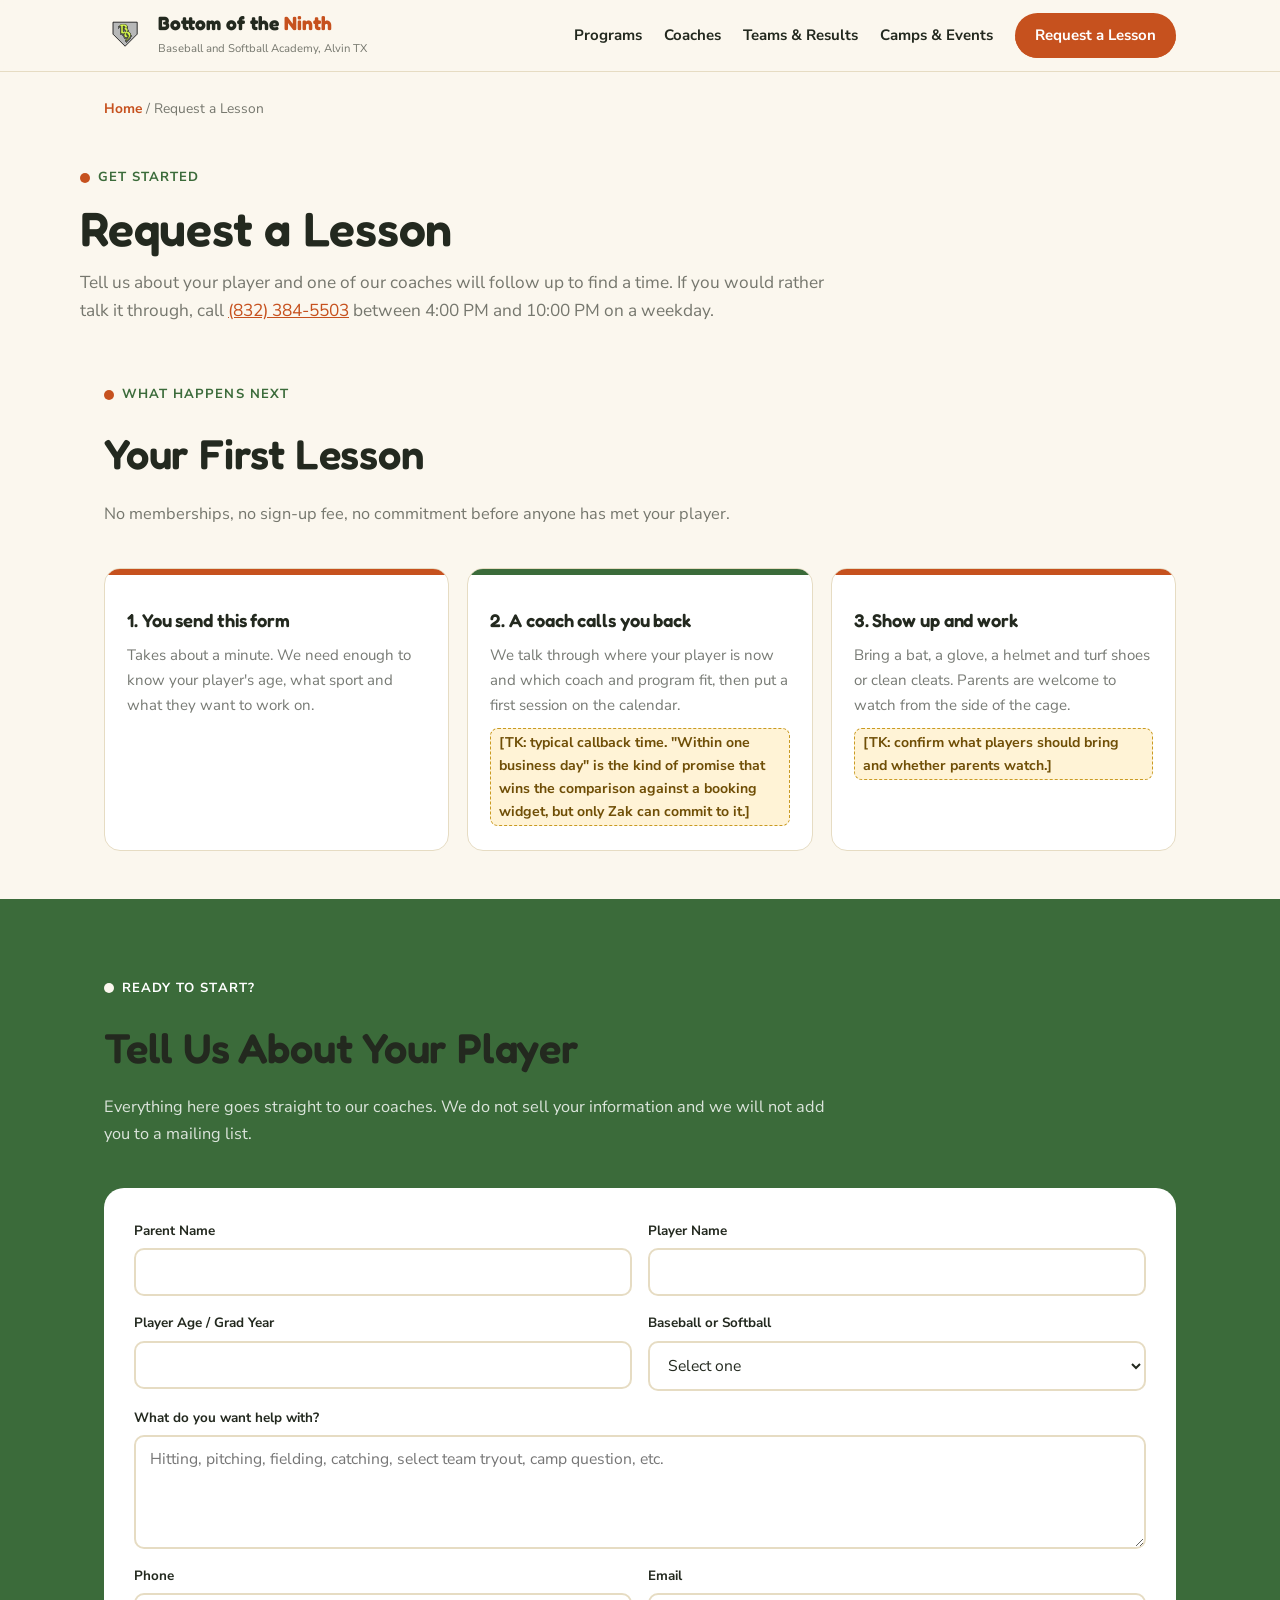
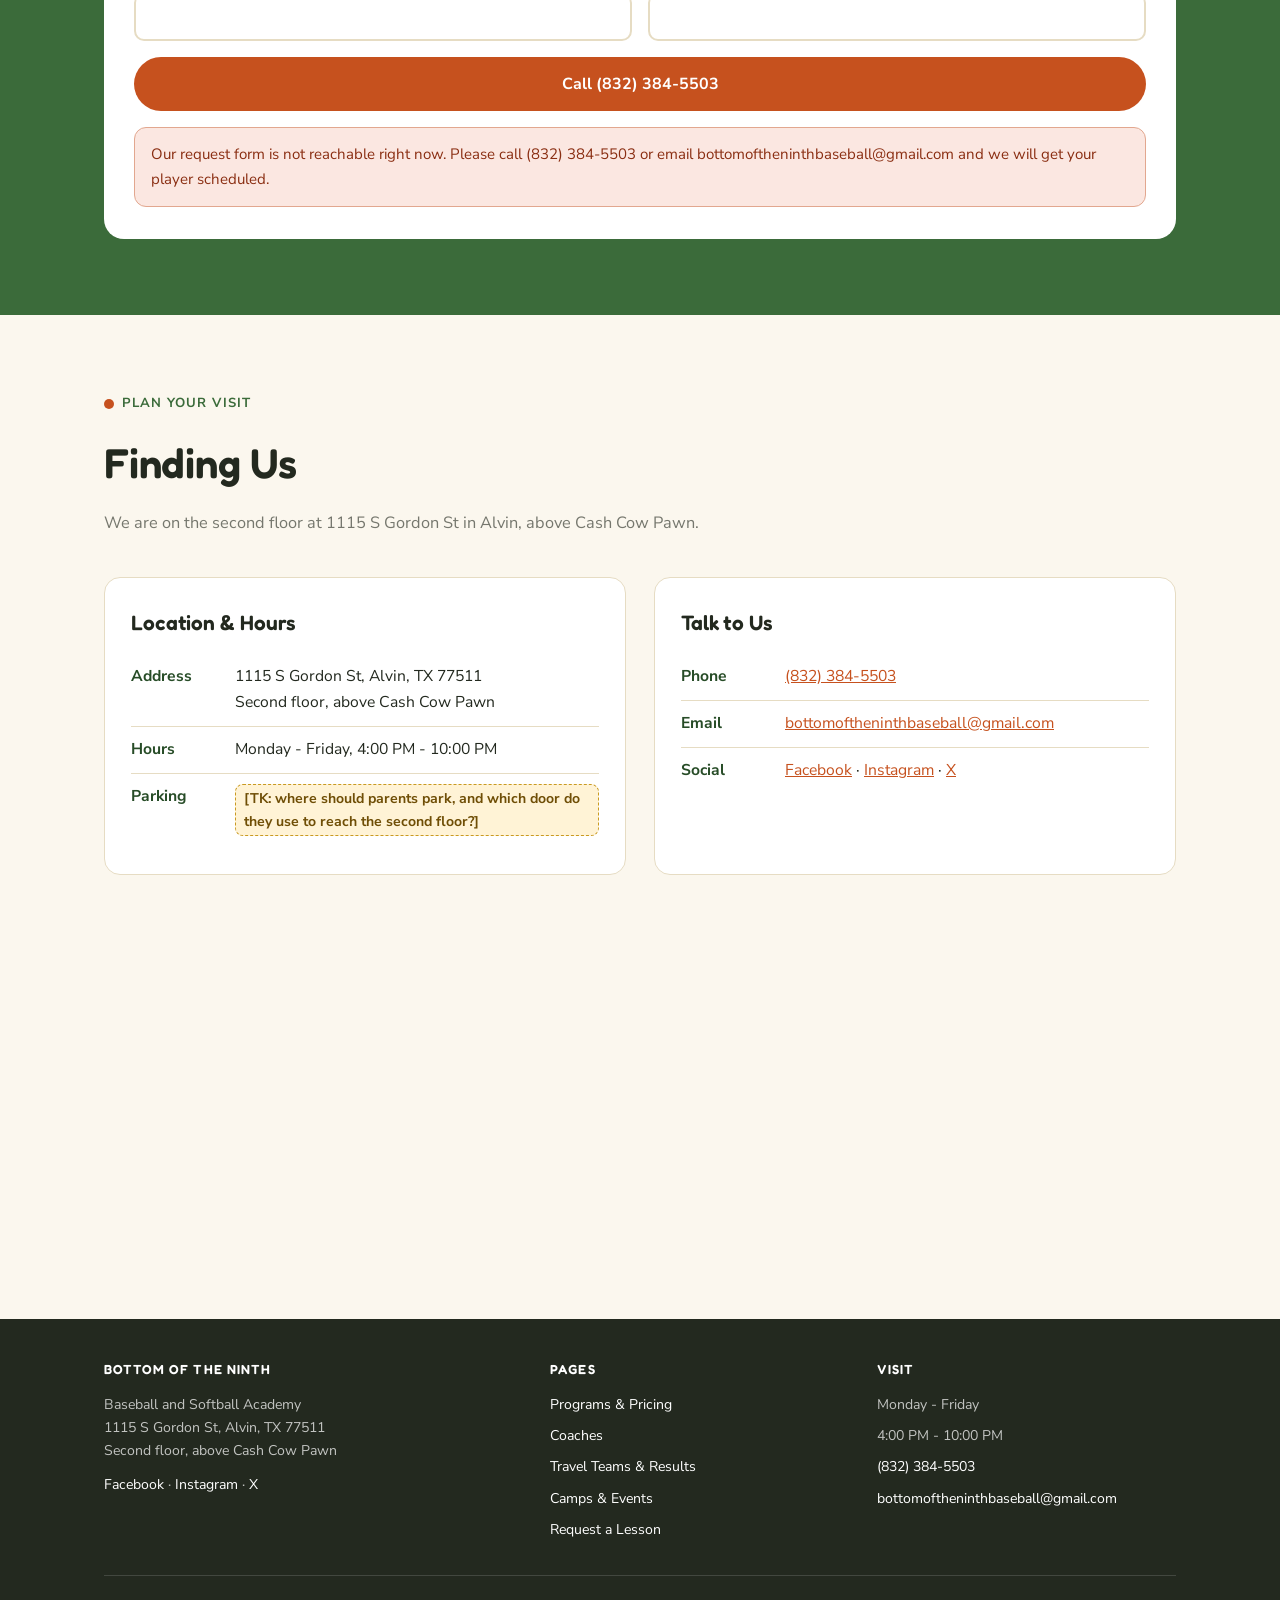
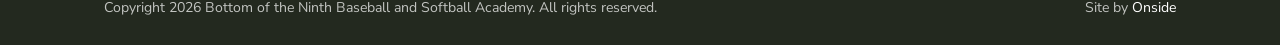
<file: lessons/index.html>
<!DOCTYPE html>
<html lang="en">
<head>
<meta charset="utf-8">
<meta name="viewport" content="width=device-width, initial-scale=1">
<title>Request a Lesson | Bottom of the Ninth, Alvin TX</title>
<meta name="description" content="Request a baseball or softball lesson at Bottom of the Ninth in Alvin, Texas. Tell us about your player and a coach will follow up to get a time on the schedule.">
<link rel="canonical" href="https://b9baseball.com/lessons/">

<meta property="og:type" content="website">
<meta property="og:site_name" content="Bottom of the Ninth Baseball and Softball Academy">
<meta property="og:title" content="Request a Lesson | Bottom of the Ninth, Alvin TX">
<meta property="og:description" content="Tell us about your player and a coach will follow up to get a lesson on the schedule.">
<meta property="og:url" content="https://b9baseball.com/lessons/">
<meta property="og:image" content="https://b9baseball.com/images/web/og-team.jpg">
<meta name="twitter:card" content="summary_large_image">
<meta name="twitter:site" content="@b9_baseball">
<meta name="twitter:title" content="Request a Lesson | Bottom of the Ninth, Alvin TX">
<meta name="twitter:description" content="Tell us about your player and a coach will follow up to get a lesson on the schedule.">
<meta name="twitter:image" content="https://b9baseball.com/images/web/og-team.jpg">

<link rel="icon" href="/images/favicon.ico" sizes="any">
<link rel="icon" href="/images/icon.svg" type="image/svg+xml">
<link rel="apple-touch-icon" href="/images/apple-touch-icon.png">

<link rel="preconnect" href="https://fonts.googleapis.com">
<link rel="preconnect" href="https://fonts.gstatic.com" crossorigin>
<link href="https://fonts.googleapis.com/css2?family=Fredoka:wght@500;600;700&family=Nunito+Sans:wght@400;600;700&display=swap" rel="stylesheet">
<link rel="stylesheet" href="/css/site.css">

<!-- GA4: NOT PROVISIONED. See the note in /index.html and CONTENT-TODO.md.
     When it is wired, the lead-form thank-you state on this page is the
     conversion event worth reporting on. -->

<script type="application/ld+json">
{
  "@context": "https://schema.org",
  "@type": "BreadcrumbList",
  "itemListElement": [
    { "@type": "ListItem", "position": 1, "name": "Home", "item": "https://b9baseball.com/" },
    { "@type": "ListItem", "position": 2, "name": "Request a Lesson", "item": "https://b9baseball.com/lessons/" }
  ]
}
</script>
</head>
<body>

<a class="skip-link" href="#main">Skip to content</a>

<header>
  <div class="topbar">
    <a class="logo" href="/" aria-label="Bottom of the Ninth home">
      <img class="logo-mark" src="/images/b9_plate_logo.svg" alt="" width="42" height="42">
      <span>
        <span class="logo-word">Bottom of the <span>Ninth</span></span>
        <span class="logo-sub">Baseball and Softball Academy, Alvin TX</span>
      </span>
    </a>
    <nav class="main-nav" aria-label="Main">
      <a href="/programs/">Programs</a>
      <a href="/coaches/">Coaches</a>
      <a href="/teams/">Teams &amp; Results</a>
      <a href="/camps/">Camps &amp; Events</a>
      <a href="/lessons/" class="nav-cta" aria-current="page">Request a Lesson</a>
    </nav>
  </div>
</header>

<main id="main">

<div class="wrap">
  <p class="breadcrumb"><a href="/">Home</a> / Request a Lesson</p>
</div>

<div class="wrap page-head">
  <span class="eyebrow">Get Started</span>
  <h1>Request a Lesson</h1>
  <p class="lead">Tell us about your player and one of our coaches will follow up to find a time. If you would rather talk it through, call <a href="tel:+18323845503">(832) 384-5503</a> between 4:00 PM and 10:00 PM on a weekday.</p>
</div>

<section class="programs tight">
  <div class="wrap">
    <div class="section-head">
      <span class="eyebrow">What Happens Next</span>
      <h2>Your First Lesson</h2>
      <p>No memberships, no sign-up fee, no commitment before anyone has met your player.</p>
    </div>
    <div class="prog-grid cols-3">
      <div class="prog-card">
        <h3>1. You send this form</h3>
        <p>Takes about a minute. We need enough to know your player's age, what sport and what they want to work on.</p>
      </div>
      <div class="prog-card">
        <h3>2. A coach calls you back</h3>
        <p>We talk through where your player is now and which coach and program fit, then put a first session on the calendar.</p>
        <p><span class="tk">[TK: typical callback time. "Within one business day" is the kind of promise that wins the comparison against a booking widget, but only Zak can commit to it.]</span></p>
      </div>
      <div class="prog-card">
        <h3>3. Show up and work</h3>
        <p>Bring a bat, a glove, a helmet and turf shoes or clean cleats. Parents are welcome to watch from the side of the cage.</p>
        <p><span class="tk">[TK: confirm what players should bring and whether parents watch.]</span></p>
      </div>
    </div>
  </div>
</section>

<section class="contact">
  <div class="wrap">
    <div class="section-head">
      <span class="eyebrow">Ready to Start?</span>
      <h2>Tell Us About Your Player</h2>
      <p>Everything here goes straight to our coaches. We do not sell your information and we will not add you to a mailing list.</p>
    </div>

    <!-- Onside shared lead endpoint. Keep this block in sync with the copy on
         /index.html; the endpoint contract itself lives in one place,
         /js/lead-form.js. Do not add an `action` or a client token: the tenant
         is resolved from the request Origin, and the POST is made by the JS. -->
    <form class="onside-lead-form" data-thanks="lesson-thanks">
      <div class="hp" aria-hidden="true">
        <label for="lesson-website">Leave this field blank</label>
        <input type="text" id="lesson-website" name="website" tabindex="-1" autocomplete="off">
      </div>
      <div class="field-row">
        <div class="field">
          <label for="lesson-parent-name">Parent Name</label>
          <input type="text" id="lesson-parent-name" name="parent_name" autocomplete="name" required>
        </div>
        <div class="field">
          <label for="lesson-player-name">Player Name</label>
          <input type="text" id="lesson-player-name" name="player_name" required>
        </div>
      </div>
      <div class="field-row">
        <div class="field">
          <label for="lesson-player-age">Player Age / Grad Year</label>
          <input type="text" id="lesson-player-age" name="player_age" required>
        </div>
        <div class="field">
          <label for="lesson-sport">Baseball or Softball</label>
          <select id="lesson-sport" name="sport" required>
            <option value="">Select one</option>
            <option value="baseball">Baseball</option>
            <option value="softball">Softball</option>
          </select>
        </div>
      </div>
      <div class="field">
        <label for="lesson-need">What do you want help with?</label>
        <textarea id="lesson-need" name="training_need" rows="4" placeholder="Hitting, pitching, fielding, catching, select team tryout, camp question, etc."></textarea>
      </div>
      <div class="field-row">
        <div class="field">
          <label for="lesson-phone">Phone</label>
          <input type="tel" id="lesson-phone" name="phone" autocomplete="tel" required>
        </div>
        <div class="field">
          <label for="lesson-email">Email</label>
          <input type="email" id="lesson-email" name="email" autocomplete="email" required>
        </div>
      </div>
      <button type="submit" class="submit-btn">Request a Lesson</button>
      <div class="form-status" role="status" aria-live="polite"></div>
    </form>

    <div class="form-thanks" id="lesson-thanks" hidden>
      <h3>Thanks, we have your request.</h3>
      <p>One of our coaches will call or email you to get a lesson on the schedule. If you need us sooner, call <a href="tel:+18323845503">(832) 384-5503</a> during our hours, Monday to Friday 4:00 PM to 10:00 PM.</p>
    </div>
  </div>
</section>

<section class="visit">
  <div class="wrap">
    <div class="section-head">
      <span class="eyebrow">Plan Your Visit</span>
      <h2>Finding Us</h2>
      <p>We are on the second floor at 1115 S Gordon St in Alvin, above Cash Cow Pawn.</p>
    </div>
    <div class="visit-grid">
      <div class="visit-card">
        <h3>Location &amp; Hours</h3>
        <div class="visit-row"><span class="k">Address</span><span>1115 S Gordon St, Alvin, TX 77511<br>Second floor, above Cash Cow Pawn</span></div>
        <div class="visit-row"><span class="k">Hours</span><span>Monday - Friday, 4:00 PM - 10:00 PM</span></div>
        <div class="visit-row"><span class="k">Parking</span><span class="tk">[TK: where should parents park, and which door do they use to reach the second floor?]</span></div>
      </div>
      <div class="visit-card">
        <h3>Talk to Us</h3>
        <div class="visit-row"><span class="k">Phone</span><span><a href="tel:+18323845503">(832) 384-5503</a></span></div>
        <div class="visit-row"><span class="k">Email</span><span><a href="mailto:bottomoftheninthbaseball@gmail.com">bottomoftheninthbaseball@gmail.com</a></span></div>
        <div class="visit-row"><span class="k">Social</span><span><a href="https://www.facebook.com/b9baseball">Facebook</a> &middot; <a href="https://www.instagram.com/b9_baseball">Instagram</a> &middot; <a href="https://x.com/b9_baseball">X</a></span></div>
      </div>
    </div>
    <iframe class="map-frame" title="Map to Bottom of the Ninth Baseball, 1115 S Gordon St, Alvin TX" src="https://www.google.com/maps/embed?pb=!1m18!1m12!1m3!1d5548.984929263719!2d-95.24797713180548!3d29.413915738406033!2m3!1f0!2f0!3f0!3m2!1i1024!2i768!4f13.1!3m3!1m2!1s0x145dd2b24e2f0bf9%3A0x12f2d30c69f74b71!2sBottom%20of%20the%20Ninth%20Baseball!5e0!3m2!1sen!2sus!4v1740630446096!5m2!1sen!2sus" loading="lazy" referrerpolicy="no-referrer-when-downgrade" allowfullscreen></iframe>
  </div>
</section>

</main>

<footer>
  <div class="wrap">
    <div class="footer-grid">
      <div>
        <h2>Bottom of the Ninth</h2>
        <p>Baseball and Softball Academy<br>
        1115 S Gordon St, Alvin, TX 77511<br>
        Second floor, above Cash Cow Pawn</p>
        <p style="margin-top:10px">
          <a href="https://www.facebook.com/b9baseball">Facebook</a> &middot;
          <a href="https://www.instagram.com/b9_baseball">Instagram</a> &middot;
          <a href="https://x.com/b9_baseball">X</a>
        </p>
      </div>
      <div>
        <h2>Pages</h2>
        <ul>
          <li><a href="/programs/">Programs &amp; Pricing</a></li>
          <li><a href="/coaches/">Coaches</a></li>
          <li><a href="/teams/">Travel Teams &amp; Results</a></li>
          <li><a href="/camps/">Camps &amp; Events</a></li>
          <li><a href="/lessons/">Request a Lesson</a></li>
        </ul>
      </div>
      <div>
        <h2>Visit</h2>
        <ul>
          <li>Monday - Friday</li>
          <li>4:00 PM - 10:00 PM</li>
          <li><a href="tel:+18323845503">(832) 384-5503</a></li>
          <li><a href="mailto:bottomoftheninthbaseball@gmail.com">bottomoftheninthbaseball@gmail.com</a></li>
        </ul>
      </div>
    </div>
    <div class="footer-bottom">
      <span>Copyright 2026 Bottom of the Ninth Baseball and Softball Academy. All rights reserved.</span>
      <span>Site by <a href="https://onside.llc">Onside</a></span>
    </div>
  </div>
</footer>

<script src="/js/lead-form.js" defer></script>
</body>
</html>
</file>
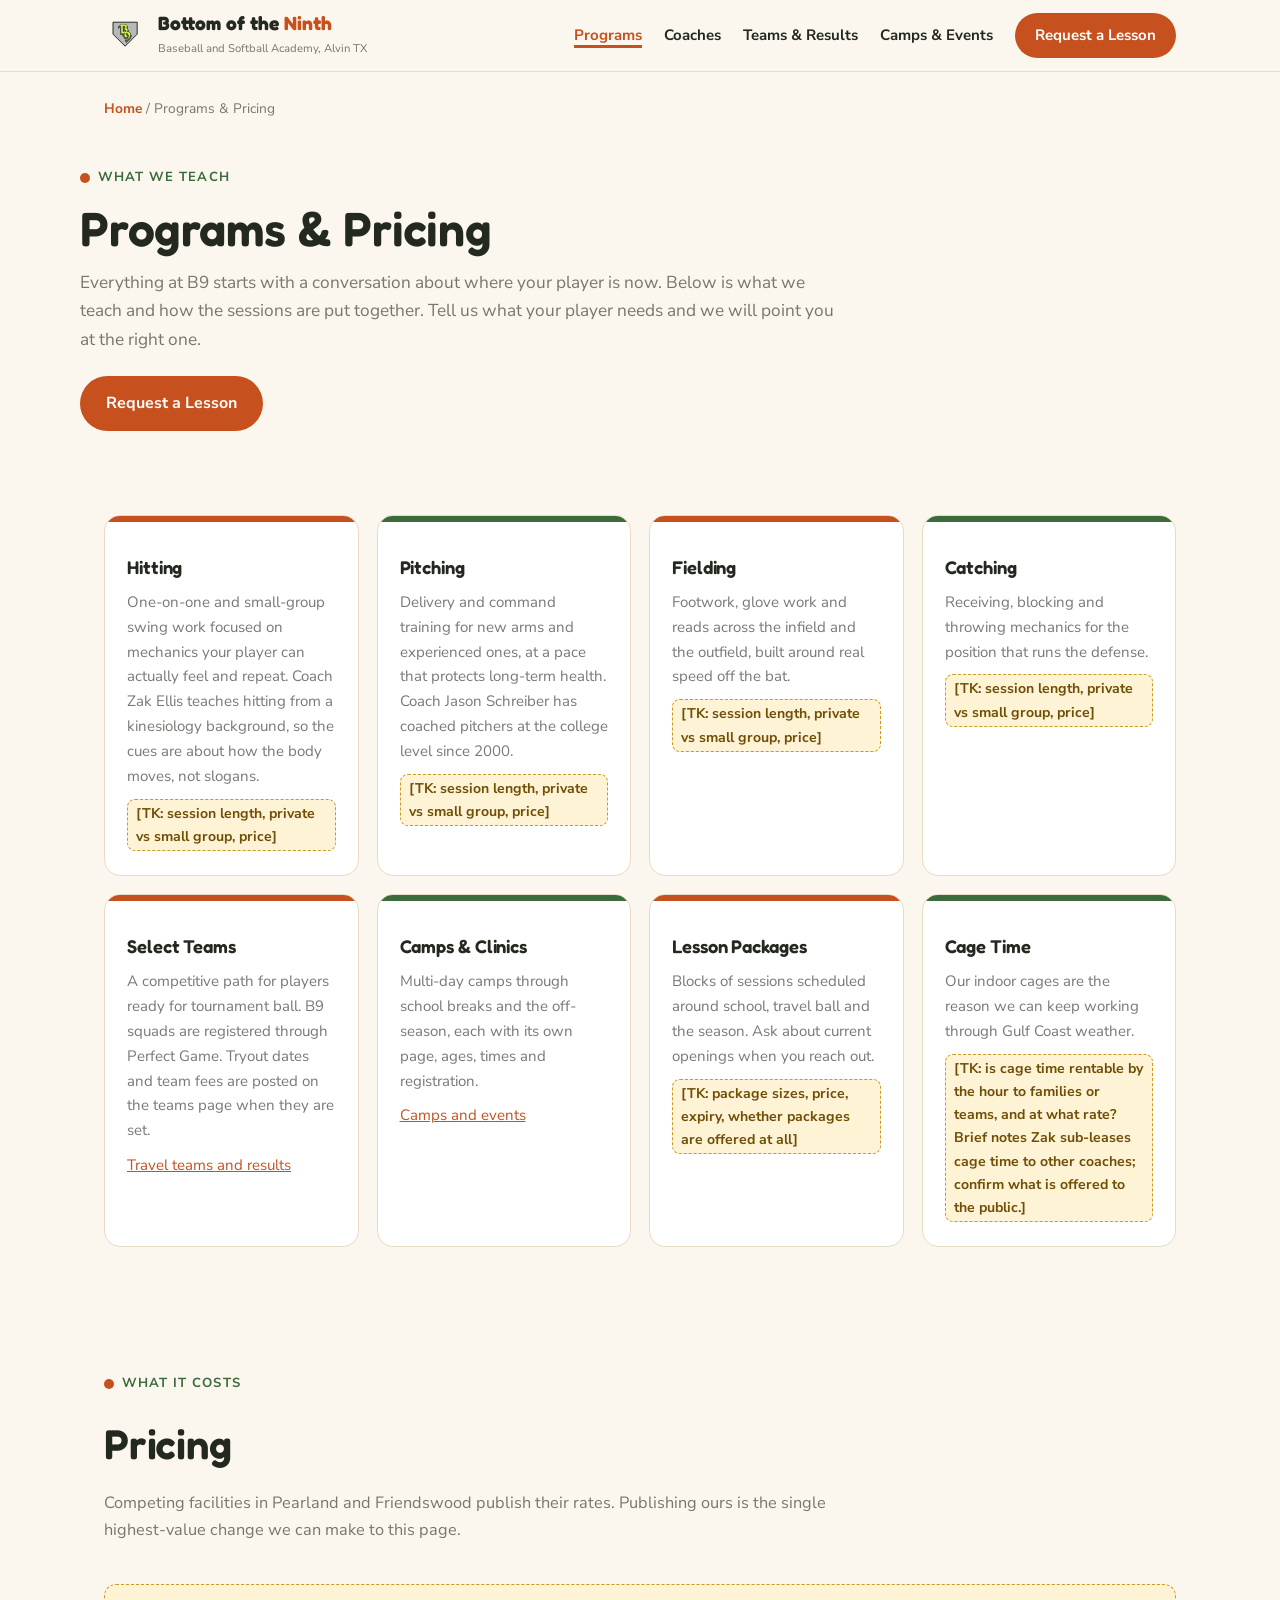
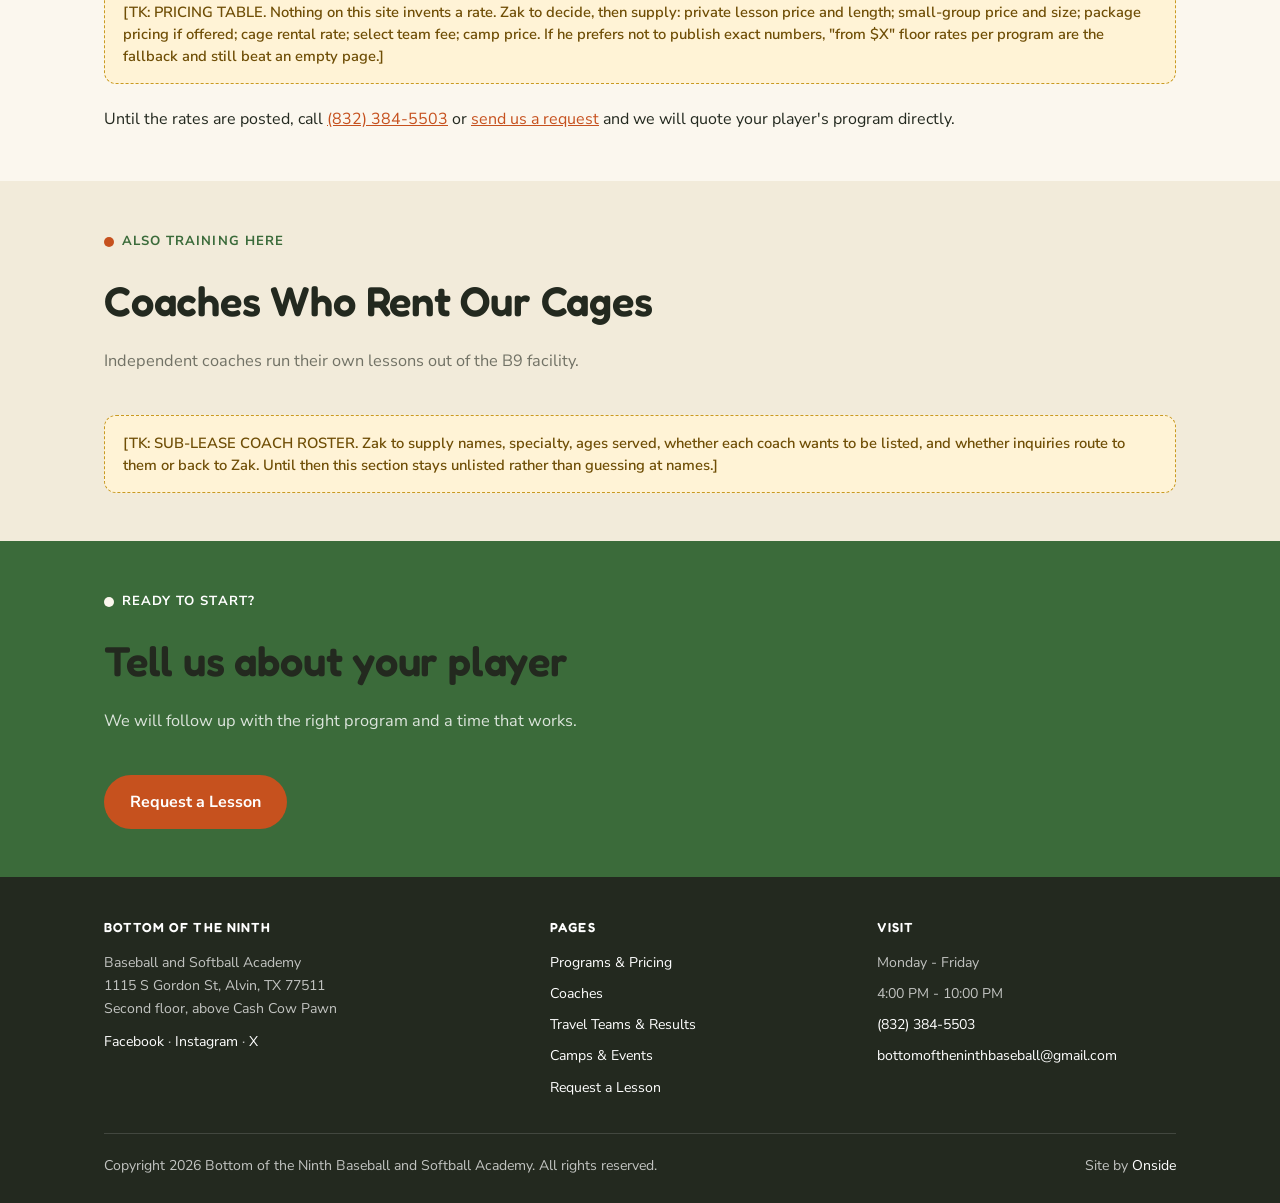
<file: programs/index.html>
<!DOCTYPE html>
<html lang="en">
<head>
<meta charset="utf-8">
<meta name="viewport" content="width=device-width, initial-scale=1">
<title>Programs &amp; Pricing | Bottom of the Ninth, Alvin TX</title>
<meta name="description" content="Hitting, pitching, fielding and catching instruction, small-group work, select teams and cage time at Bottom of the Ninth in Alvin, Texas. See what we teach and what it costs.">
<link rel="canonical" href="https://b9baseball.com/programs/">

<meta property="og:type" content="website">
<meta property="og:site_name" content="Bottom of the Ninth Baseball and Softball Academy">
<meta property="og:title" content="Programs &amp; Pricing | Bottom of the Ninth, Alvin TX">
<meta property="og:description" content="Hitting, pitching, fielding and catching instruction, small-group work, select teams and cage time in Alvin, Texas.">
<meta property="og:url" content="https://b9baseball.com/programs/">
<meta property="og:image" content="https://b9baseball.com/images/web/og-team.jpg">
<meta name="twitter:card" content="summary_large_image">
<meta name="twitter:site" content="@b9_baseball">
<meta name="twitter:title" content="Programs &amp; Pricing | Bottom of the Ninth, Alvin TX">
<meta name="twitter:description" content="Hitting, pitching, fielding and catching instruction, small-group work, select teams and cage time in Alvin, Texas.">
<meta name="twitter:image" content="https://b9baseball.com/images/web/og-team.jpg">

<link rel="icon" href="/images/favicon.ico" sizes="any">
<link rel="icon" href="/images/icon.svg" type="image/svg+xml">
<link rel="apple-touch-icon" href="/images/apple-touch-icon.png">

<link rel="preconnect" href="https://fonts.googleapis.com">
<link rel="preconnect" href="https://fonts.gstatic.com" crossorigin>
<link href="https://fonts.googleapis.com/css2?family=Fredoka:wght@500;600;700&family=Nunito+Sans:wght@400;600;700&display=swap" rel="stylesheet">
<link rel="stylesheet" href="/css/site.css">

<!-- GA4: NOT PROVISIONED. See the note in /index.html and CONTENT-TODO.md. -->

<script type="application/ld+json">
{
  "@context": "https://schema.org",
  "@type": "BreadcrumbList",
  "itemListElement": [
    { "@type": "ListItem", "position": 1, "name": "Home", "item": "https://b9baseball.com/" },
    { "@type": "ListItem", "position": 2, "name": "Programs and Pricing", "item": "https://b9baseball.com/programs/" }
  ]
}
</script>
</head>
<body>

<a class="skip-link" href="#main">Skip to content</a>

<header>
  <div class="topbar">
    <a class="logo" href="/" aria-label="Bottom of the Ninth home">
      <img class="logo-mark" src="/images/b9_plate_logo.svg" alt="" width="42" height="42">
      <span>
        <span class="logo-word">Bottom of the <span>Ninth</span></span>
        <span class="logo-sub">Baseball and Softball Academy, Alvin TX</span>
      </span>
    </a>
    <nav class="main-nav" aria-label="Main">
      <a href="/programs/" aria-current="page">Programs</a>
      <a href="/coaches/">Coaches</a>
      <a href="/teams/">Teams &amp; Results</a>
      <a href="/camps/">Camps &amp; Events</a>
      <a href="/lessons/" class="nav-cta">Request a Lesson</a>
    </nav>
  </div>
</header>

<main id="main">

<div class="wrap">
  <p class="breadcrumb"><a href="/">Home</a> / Programs &amp; Pricing</p>
</div>

<div class="wrap page-head">
  <span class="eyebrow">What We Teach</span>
  <h1>Programs &amp; Pricing</h1>
  <p class="lead">Everything at B9 starts with a conversation about where your player is now. Below is what we teach and how the sessions are put together. Tell us what your player needs and we will point you at the right one.</p>
  <p class="ctas" style="margin-top:22px"><a href="/lessons/" class="btn btn-primary">Request a Lesson</a></p>
</div>

<section class="programs">
  <div class="wrap">
    <div class="prog-grid">
      <div class="prog-card">
        <h3>Hitting</h3>
        <p>One-on-one and small-group swing work focused on mechanics your player can actually feel and repeat. Coach Zak Ellis teaches hitting from a kinesiology background, so the cues are about how the body moves, not slogans.</p>
        <p><span class="tk">[TK: session length, private vs small group, price]</span></p>
      </div>
      <div class="prog-card">
        <h3>Pitching</h3>
        <p>Delivery and command training for new arms and experienced ones, at a pace that protects long-term health. Coach Jason Schreiber has coached pitchers at the college level since 2000.</p>
        <p><span class="tk">[TK: session length, private vs small group, price]</span></p>
      </div>
      <div class="prog-card">
        <h3>Fielding</h3>
        <p>Footwork, glove work and reads across the infield and the outfield, built around real speed off the bat.</p>
        <p><span class="tk">[TK: session length, private vs small group, price]</span></p>
      </div>
      <div class="prog-card">
        <h3>Catching</h3>
        <p>Receiving, blocking and throwing mechanics for the position that runs the defense.</p>
        <p><span class="tk">[TK: session length, private vs small group, price]</span></p>
      </div>
      <div class="prog-card">
        <h3>Select Teams</h3>
        <p>A competitive path for players ready for tournament ball. B9 squads are registered through Perfect Game. Tryout dates and team fees are posted on the teams page when they are set.</p>
        <p><a href="/teams/">Travel teams and results</a></p>
      </div>
      <div class="prog-card">
        <h3>Camps &amp; Clinics</h3>
        <p>Multi-day camps through school breaks and the off-season, each with its own page, ages, times and registration.</p>
        <p><a href="/camps/">Camps and events</a></p>
      </div>
      <div class="prog-card">
        <h3>Lesson Packages</h3>
        <p>Blocks of sessions scheduled around school, travel ball and the season. Ask about current openings when you reach out.</p>
        <p><span class="tk">[TK: package sizes, price, expiry, whether packages are offered at all]</span></p>
      </div>
      <div class="prog-card">
        <h3>Cage Time</h3>
        <p>Our indoor cages are the reason we can keep working through Gulf Coast weather.</p>
        <p><span class="tk">[TK: is cage time rentable by the hour to families or teams, and at what rate? Brief notes Zak sub-leases cage time to other coaches; confirm what is offered to the public.]</span></p>
      </div>
    </div>
  </div>
</section>

<section class="visit tight">
  <div class="wrap">
    <div class="section-head">
      <span class="eyebrow">What It Costs</span>
      <h2>Pricing</h2>
      <p>Competing facilities in Pearland and Friendswood publish their rates. Publishing ours is the single highest-value change we can make to this page.</p>
    </div>
    <span class="tk-block">[TK: PRICING TABLE. Nothing on this site invents a rate. Zak to decide, then supply: private lesson price and length; small-group price and size; package pricing if offered; cage rental rate; select team fee; camp price. If he prefers not to publish exact numbers, "from $X" floor rates per program are the fallback and still beat an empty page.]</span>
    <p style="margin-top:22px">Until the rates are posted, call <a href="tel:+18323845503">(832) 384-5503</a> or <a href="/lessons/">send us a request</a> and we will quote your player's program directly.</p>
  </div>
</section>

<section class="coaches tight">
  <div class="wrap">
    <div class="section-head">
      <span class="eyebrow">Also Training Here</span>
      <h2>Coaches Who Rent Our Cages</h2>
      <p>Independent coaches run their own lessons out of the B9 facility.</p>
    </div>
    <span class="tk-block">[TK: SUB-LEASE COACH ROSTER. Zak to supply names, specialty, ages served, whether each coach wants to be listed, and whether inquiries route to them or back to Zak. Until then this section stays unlisted rather than guessing at names.]</span>
  </div>
</section>

<section class="contact tight">
  <div class="wrap">
    <div class="section-head">
      <span class="eyebrow">Ready to Start?</span>
      <h2>Tell us about your player</h2>
      <p>We will follow up with the right program and a time that works.</p>
    </div>
    <p class="ctas"><a href="/lessons/" class="btn btn-primary">Request a Lesson</a></p>
  </div>
</section>

</main>

<footer>
  <div class="wrap">
    <div class="footer-grid">
      <div>
        <h2>Bottom of the Ninth</h2>
        <p>Baseball and Softball Academy<br>
        1115 S Gordon St, Alvin, TX 77511<br>
        Second floor, above Cash Cow Pawn</p>
        <p style="margin-top:10px">
          <a href="https://www.facebook.com/b9baseball">Facebook</a> &middot;
          <a href="https://www.instagram.com/b9_baseball">Instagram</a> &middot;
          <a href="https://x.com/b9_baseball">X</a>
        </p>
      </div>
      <div>
        <h2>Pages</h2>
        <ul>
          <li><a href="/programs/">Programs &amp; Pricing</a></li>
          <li><a href="/coaches/">Coaches</a></li>
          <li><a href="/teams/">Travel Teams &amp; Results</a></li>
          <li><a href="/camps/">Camps &amp; Events</a></li>
          <li><a href="/lessons/">Request a Lesson</a></li>
        </ul>
      </div>
      <div>
        <h2>Visit</h2>
        <ul>
          <li>Monday - Friday</li>
          <li>4:00 PM - 10:00 PM</li>
          <li><a href="tel:+18323845503">(832) 384-5503</a></li>
          <li><a href="mailto:bottomoftheninthbaseball@gmail.com">bottomoftheninthbaseball@gmail.com</a></li>
        </ul>
      </div>
    </div>
    <div class="footer-bottom">
      <span>Copyright 2026 Bottom of the Ninth Baseball and Softball Academy. All rights reserved.</span>
      <span>Site by <a href="https://onside.llc">Onside</a></span>
    </div>
  </div>
</footer>

</body>
</html>
</file>
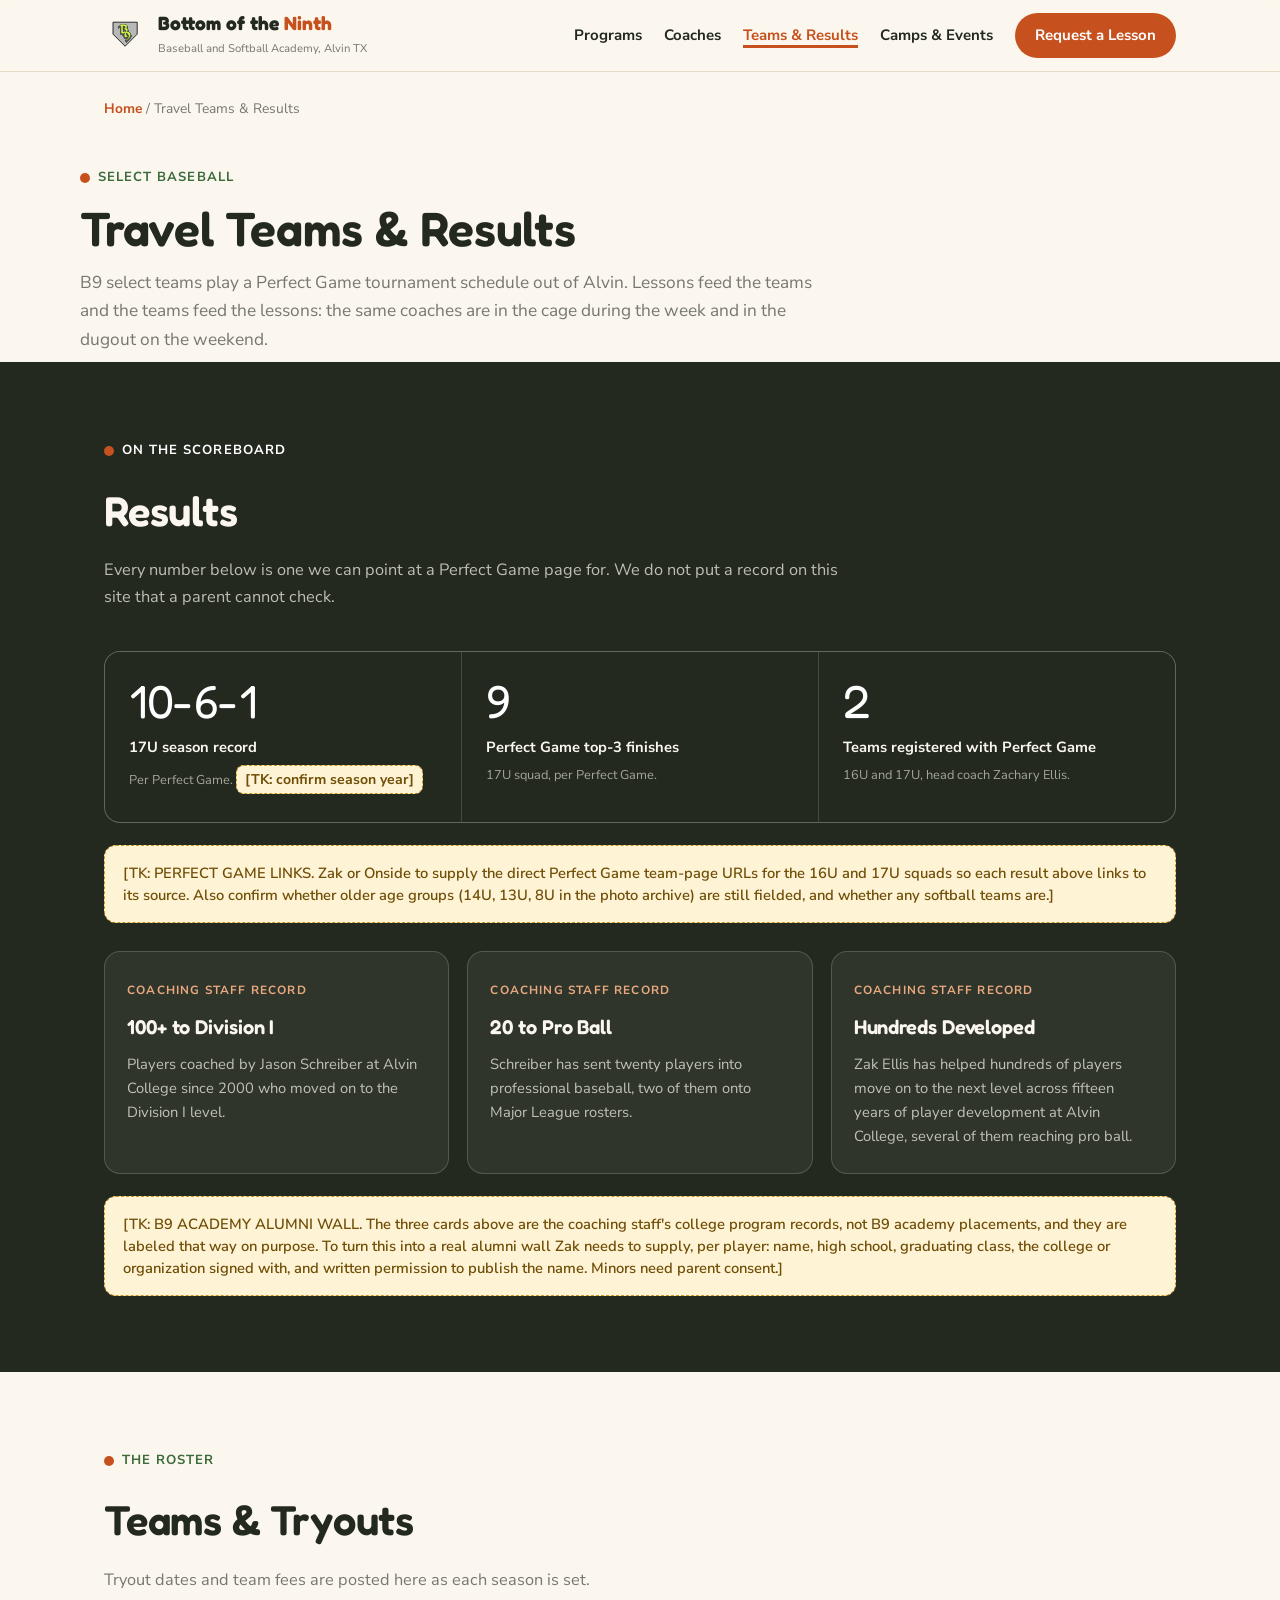
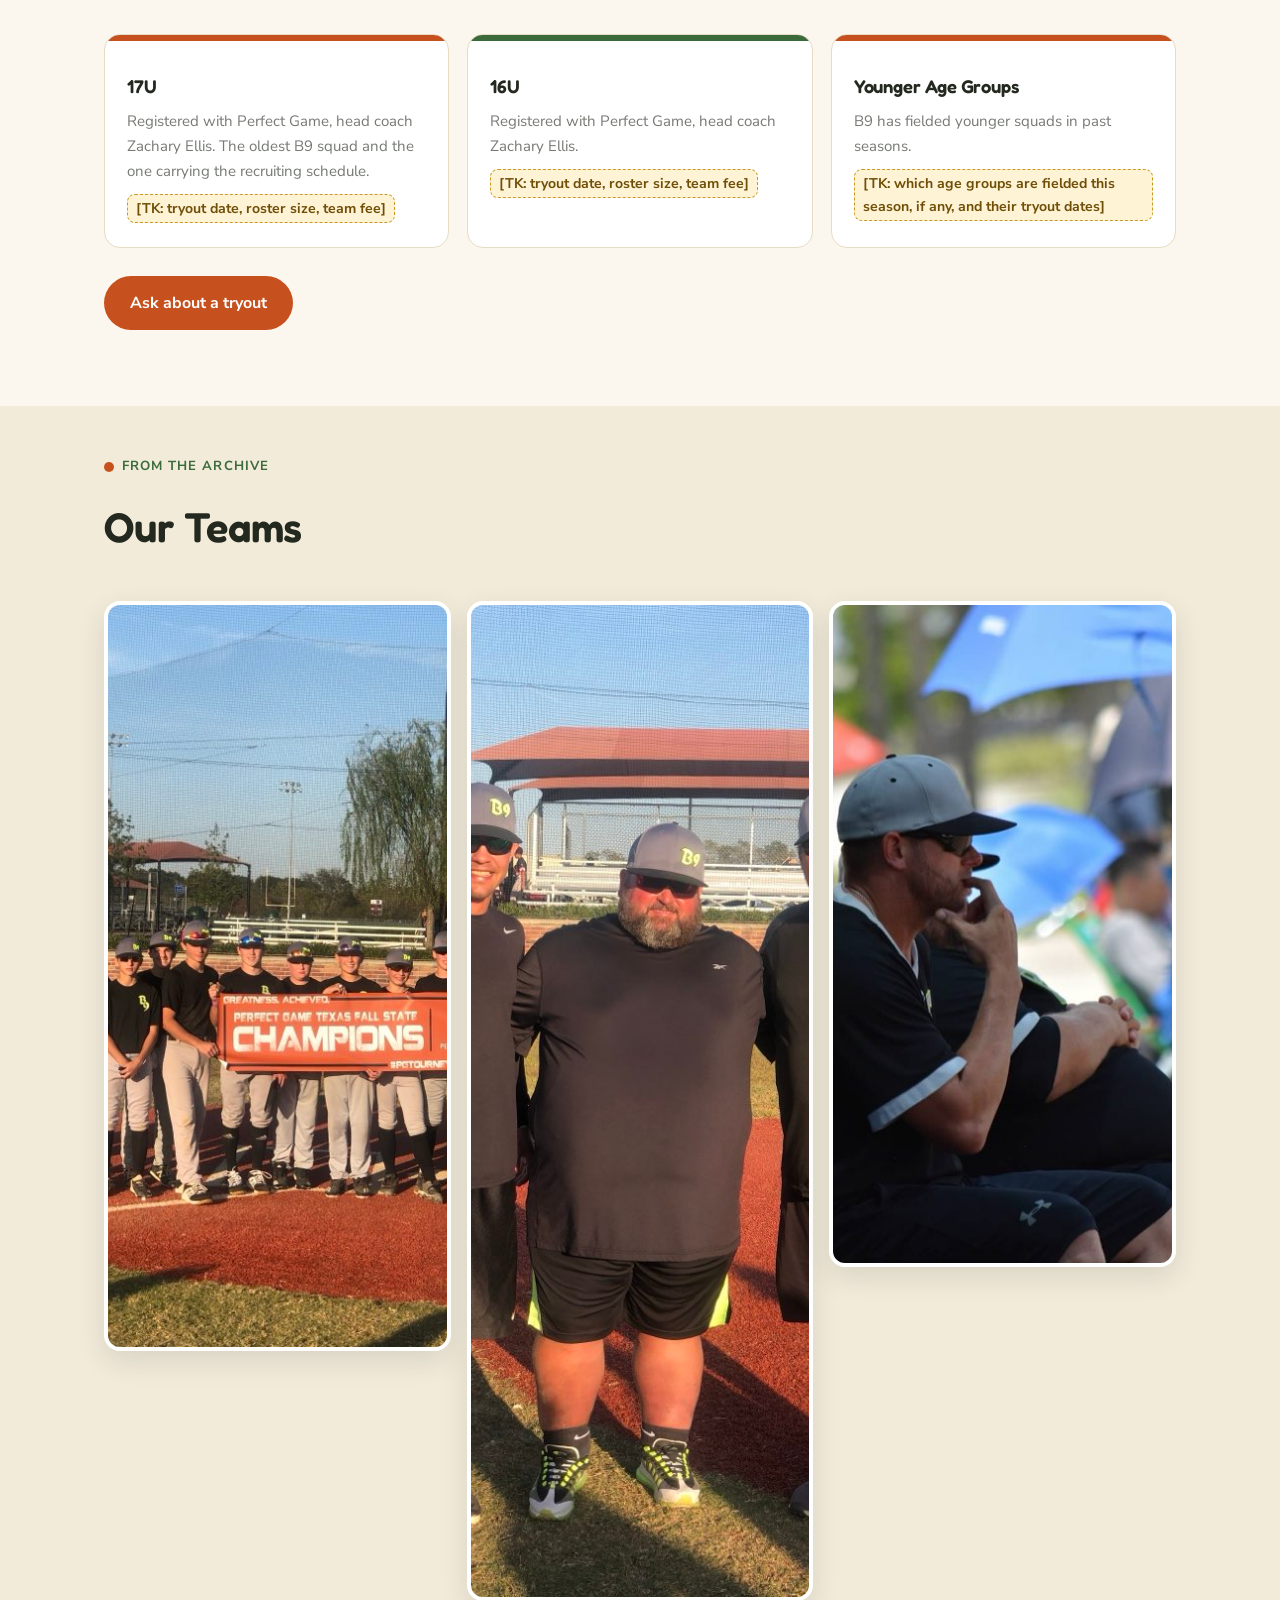
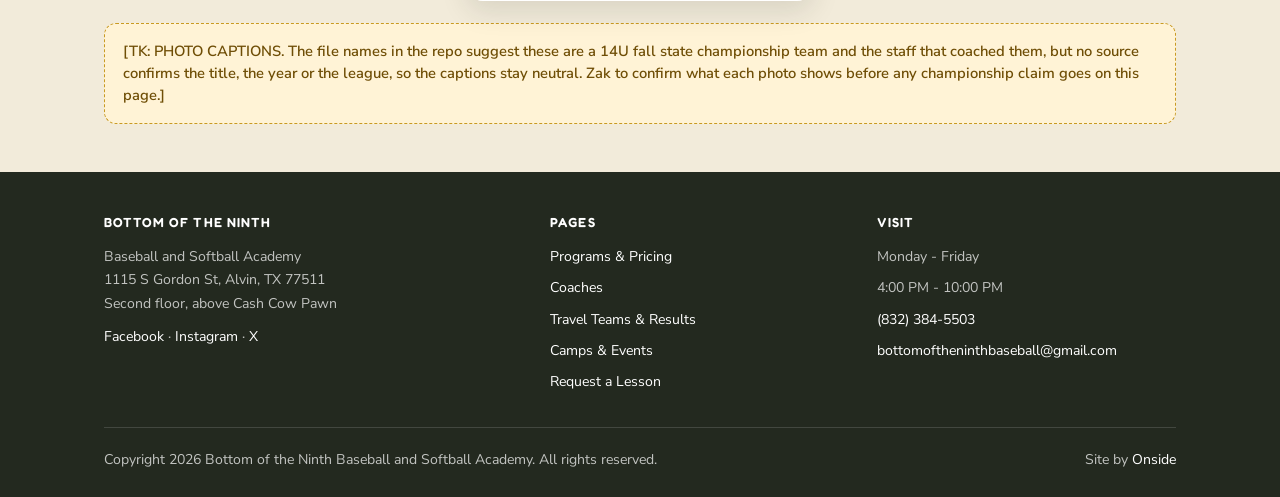
<file: teams/index.html>
<!DOCTYPE html>
<html lang="en">
<head>
<meta charset="utf-8">
<meta name="viewport" content="width=device-width, initial-scale=1">
<title>Travel Teams &amp; Results | Bottom of the Ninth, Alvin TX</title>
<meta name="description" content="B9 select baseball teams play a Perfect Game tournament schedule out of Alvin, Texas. See the roster levels, the results our teams have posted and how tryouts work.">
<link rel="canonical" href="https://b9baseball.com/teams/">

<meta property="og:type" content="website">
<meta property="og:site_name" content="Bottom of the Ninth Baseball and Softball Academy">
<meta property="og:title" content="Travel Teams &amp; Results | Bottom of the Ninth, Alvin TX">
<meta property="og:description" content="B9 select baseball teams play a Perfect Game tournament schedule out of Alvin, Texas.">
<meta property="og:url" content="https://b9baseball.com/teams/">
<meta property="og:image" content="https://b9baseball.com/images/web/og-team.jpg">
<meta name="twitter:card" content="summary_large_image">
<meta name="twitter:site" content="@b9_baseball">
<meta name="twitter:title" content="Travel Teams &amp; Results | Bottom of the Ninth, Alvin TX">
<meta name="twitter:description" content="B9 select baseball teams play a Perfect Game tournament schedule out of Alvin, Texas.">
<meta name="twitter:image" content="https://b9baseball.com/images/web/og-team.jpg">

<link rel="icon" href="/images/favicon.ico" sizes="any">
<link rel="icon" href="/images/icon.svg" type="image/svg+xml">
<link rel="apple-touch-icon" href="/images/apple-touch-icon.png">

<link rel="preconnect" href="https://fonts.googleapis.com">
<link rel="preconnect" href="https://fonts.gstatic.com" crossorigin>
<link href="https://fonts.googleapis.com/css2?family=Fredoka:wght@500;600;700&family=Nunito+Sans:wght@400;600;700&display=swap" rel="stylesheet">
<link rel="stylesheet" href="/css/site.css">

<!-- GA4: NOT PROVISIONED. See the note in /index.html and CONTENT-TODO.md. -->

<script type="application/ld+json">
{
  "@context": "https://schema.org",
  "@type": "BreadcrumbList",
  "itemListElement": [
    { "@type": "ListItem", "position": 1, "name": "Home", "item": "https://b9baseball.com/" },
    { "@type": "ListItem", "position": 2, "name": "Travel Teams and Results", "item": "https://b9baseball.com/teams/" }
  ]
}
</script>
</head>
<body>

<a class="skip-link" href="#main">Skip to content</a>

<header>
  <div class="topbar">
    <a class="logo" href="/" aria-label="Bottom of the Ninth home">
      <img class="logo-mark" src="/images/b9_plate_logo.svg" alt="" width="42" height="42">
      <span>
        <span class="logo-word">Bottom of the <span>Ninth</span></span>
        <span class="logo-sub">Baseball and Softball Academy, Alvin TX</span>
      </span>
    </a>
    <nav class="main-nav" aria-label="Main">
      <a href="/programs/">Programs</a>
      <a href="/coaches/">Coaches</a>
      <a href="/teams/" aria-current="page">Teams &amp; Results</a>
      <a href="/camps/">Camps &amp; Events</a>
      <a href="/lessons/" class="nav-cta">Request a Lesson</a>
    </nav>
  </div>
</header>

<main id="main">

<div class="wrap">
  <p class="breadcrumb"><a href="/">Home</a> / Travel Teams &amp; Results</p>
</div>

<div class="wrap page-head">
  <span class="eyebrow">Select Baseball</span>
  <h1>Travel Teams &amp; Results</h1>
  <p class="lead">B9 select teams play a Perfect Game tournament schedule out of Alvin. Lessons feed the teams and the teams feed the lessons: the same coaches are in the cage during the week and in the dugout on the weekend.</p>
</div>

<section class="results">
  <div class="wrap">
    <div class="section-head">
      <span class="eyebrow">On the Scoreboard</span>
      <h2>Results</h2>
      <p>Every number below is one we can point at a Perfect Game page for. We do not put a record on this site that a parent cannot check.</p>
    </div>

    <div class="score-strip">
      <div class="score">
        <span class="n">10-6-1</span>
        <span class="l">17U season record</span>
        <span class="src">Per Perfect Game. <span class="tk">[TK: confirm season year]</span></span>
      </div>
      <div class="score">
        <span class="n">9</span>
        <span class="l">Perfect Game top-3 finishes</span>
        <span class="src">17U squad, per Perfect Game.</span>
      </div>
      <div class="score">
        <span class="n">2</span>
        <span class="l">Teams registered with Perfect Game</span>
        <span class="src">16U and 17U, head coach Zachary Ellis.</span>
      </div>
    </div>

    <p style="margin-top:22px">
      <span class="tk-block">[TK: PERFECT GAME LINKS. Zak or Onside to supply the direct Perfect Game team-page URLs for the 16U and 17U squads so each result above links to its source. Also confirm whether older age groups (14U, 13U, 8U in the photo archive) are still fielded, and whether any softball teams are.]</span>
    </p>

    <div class="alumni-wall">
      <div class="alumni-card">
        <span class="tag">Coaching Staff Record</span>
        <h3>100+ to Division I</h3>
        <p>Players coached by Jason Schreiber at Alvin College since 2000 who moved on to the Division I level.</p>
      </div>
      <div class="alumni-card">
        <span class="tag">Coaching Staff Record</span>
        <h3>20 to Pro Ball</h3>
        <p>Schreiber has sent twenty players into professional baseball, two of them onto Major League rosters.</p>
      </div>
      <div class="alumni-card">
        <span class="tag">Coaching Staff Record</span>
        <h3>Hundreds Developed</h3>
        <p>Zak Ellis has helped hundreds of players move on to the next level across fifteen years of player development at Alvin College, several of them reaching pro ball.</p>
      </div>
    </div>

    <p style="margin-top:22px">
      <span class="tk-block">[TK: B9 ACADEMY ALUMNI WALL. The three cards above are the coaching staff's college program records, not B9 academy placements, and they are labeled that way on purpose. To turn this into a real alumni wall Zak needs to supply, per player: name, high school, graduating class, the college or organization signed with, and written permission to publish the name. Minors need parent consent.]</span>
    </p>
  </div>
</section>

<section class="programs">
  <div class="wrap">
    <div class="section-head">
      <span class="eyebrow">The Roster</span>
      <h2>Teams &amp; Tryouts</h2>
      <p>Tryout dates and team fees are posted here as each season is set.</p>
    </div>
    <div class="prog-grid cols-3">
      <div class="prog-card">
        <h3>17U</h3>
        <p>Registered with Perfect Game, head coach Zachary Ellis. The oldest B9 squad and the one carrying the recruiting schedule.</p>
        <p><span class="tk">[TK: tryout date, roster size, team fee]</span></p>
      </div>
      <div class="prog-card">
        <h3>16U</h3>
        <p>Registered with Perfect Game, head coach Zachary Ellis.</p>
        <p><span class="tk">[TK: tryout date, roster size, team fee]</span></p>
      </div>
      <div class="prog-card">
        <h3>Younger Age Groups</h3>
        <p>B9 has fielded younger squads in past seasons.</p>
        <p><span class="tk">[TK: which age groups are fielded this season, if any, and their tryout dates]</span></p>
      </div>
    </div>
    <p class="ctas" style="margin-top:28px"><a href="/lessons/" class="btn btn-primary">Ask about a tryout</a></p>
  </div>
</section>

<section class="coaches tight">
  <div class="wrap">
    <div class="section-head">
      <span class="eyebrow">From the Archive</span>
      <h2>Our Teams</h2>
    </div>
    <div class="photo-strip">
      <img src="/images/web/teams-champs.jpg" alt="A B9 select team on the field after a tournament" width="1000" height="750" loading="lazy">
      <img src="/images/web/teams-staff.jpg" alt="The B9 coaching staff on the field" width="750" height="1000" loading="lazy">
      <img src="/images/web/teams-fall.jpg" alt="A B9 select team during fall ball" width="1000" height="666" loading="lazy">
    </div>
    <p style="margin-top:22px">
      <span class="tk-block">[TK: PHOTO CAPTIONS. The file names in the repo suggest these are a 14U fall state championship team and the staff that coached them, but no source confirms the title, the year or the league, so the captions stay neutral. Zak to confirm what each photo shows before any championship claim goes on this page.]</span>
    </p>
  </div>
</section>

</main>

<footer>
  <div class="wrap">
    <div class="footer-grid">
      <div>
        <h2>Bottom of the Ninth</h2>
        <p>Baseball and Softball Academy<br>
        1115 S Gordon St, Alvin, TX 77511<br>
        Second floor, above Cash Cow Pawn</p>
        <p style="margin-top:10px">
          <a href="https://www.facebook.com/b9baseball">Facebook</a> &middot;
          <a href="https://www.instagram.com/b9_baseball">Instagram</a> &middot;
          <a href="https://x.com/b9_baseball">X</a>
        </p>
      </div>
      <div>
        <h2>Pages</h2>
        <ul>
          <li><a href="/programs/">Programs &amp; Pricing</a></li>
          <li><a href="/coaches/">Coaches</a></li>
          <li><a href="/teams/">Travel Teams &amp; Results</a></li>
          <li><a href="/camps/">Camps &amp; Events</a></li>
          <li><a href="/lessons/">Request a Lesson</a></li>
        </ul>
      </div>
      <div>
        <h2>Visit</h2>
        <ul>
          <li>Monday - Friday</li>
          <li>4:00 PM - 10:00 PM</li>
          <li><a href="tel:+18323845503">(832) 384-5503</a></li>
          <li><a href="mailto:bottomoftheninthbaseball@gmail.com">bottomoftheninthbaseball@gmail.com</a></li>
        </ul>
      </div>
    </div>
    <div class="footer-bottom">
      <span>Copyright 2026 Bottom of the Ninth Baseball and Softball Academy. All rights reserved.</span>
      <span>Site by <a href="https://onside.llc">Onside</a></span>
    </div>
  </div>
</footer>

</body>
</html>
</file>
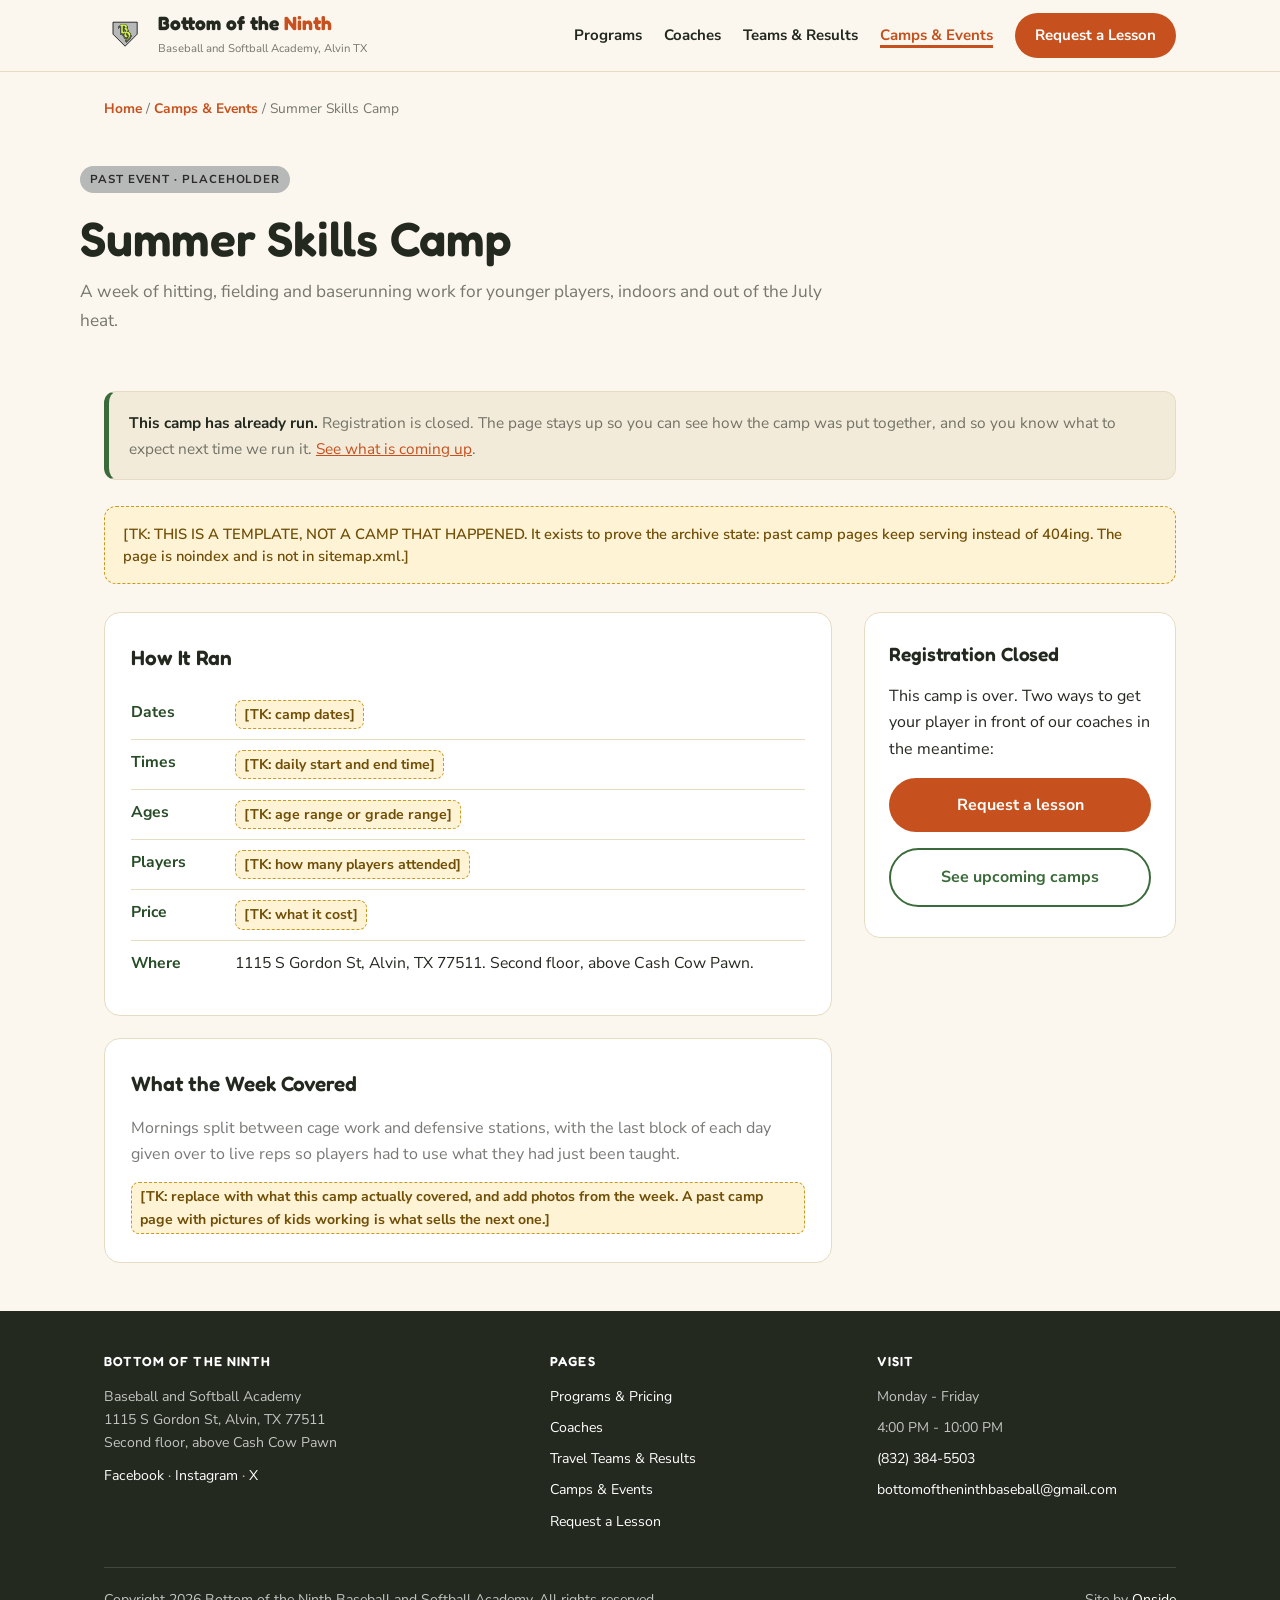
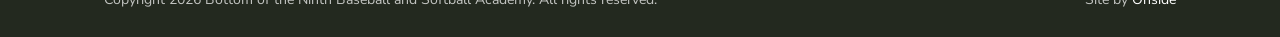
<file: camps/tk-summer-skills-camp/index.html>
<!DOCTYPE html>
<html lang="en">
<head>
<meta charset="utf-8">
<meta name="viewport" content="width=device-width, initial-scale=1">

<!-- PLACEHOLDER EVENT PAGE, ARCHIVE STATE. This is the template for a camp that
     has already happened. It exists to prove the archive behaviour: a past camp
     page keeps serving a 200 with its content intact instead of 404ing, so the
     URL keeps its search equity and parents can see what the camp looked like
     before they commit to the next one.
     Differences from the upcoming-camp template:
       - badge and eventStatus say the camp is over
       - the registration panel is replaced by a "registration closed" panel
         that routes to the lesson-inquiry form and the camps index
       - offers.availability is SoldOut
     Noindex and absent from sitemap.xml because the dates below are sentinels.
     A real archived camp page drops the noindex and stays in the sitemap.
     Full checklist in CONTENT-TODO.md. -->
<meta name="robots" content="noindex, nofollow">

<title>Summer Skills Camp (placeholder, past) | Bottom of the Ninth, Alvin TX</title>
<meta name="description" content="Placeholder archive page for a past B9 skills camp in Alvin, Texas. Registration is closed. Dates and price were never set.">
<link rel="canonical" href="https://b9baseball.com/camps/tk-summer-skills-camp/">

<meta property="og:type" content="website">
<meta property="og:site_name" content="Bottom of the Ninth Baseball and Softball Academy">
<meta property="og:title" content="Summer Skills Camp (placeholder, past) | Bottom of the Ninth, Alvin TX">
<meta property="og:description" content="Placeholder archive page for a past B9 skills camp in Alvin, Texas.">
<meta property="og:url" content="https://b9baseball.com/camps/tk-summer-skills-camp/">
<meta property="og:image" content="https://b9baseball.com/images/web/og-team.jpg">
<meta name="twitter:card" content="summary_large_image">
<meta name="twitter:site" content="@b9_baseball">
<meta name="twitter:title" content="Summer Skills Camp (placeholder, past) | Bottom of the Ninth, Alvin TX">
<meta name="twitter:description" content="Placeholder archive page for a past B9 skills camp in Alvin, Texas.">
<meta name="twitter:image" content="https://b9baseball.com/images/web/og-team.jpg">

<link rel="icon" href="/images/favicon.ico" sizes="any">
<link rel="icon" href="/images/icon.svg" type="image/svg+xml">
<link rel="apple-touch-icon" href="/images/apple-touch-icon.png">

<link rel="preconnect" href="https://fonts.googleapis.com">
<link rel="preconnect" href="https://fonts.gstatic.com" crossorigin>
<link href="https://fonts.googleapis.com/css2?family=Fredoka:wght@500;600;700&family=Nunito+Sans:wght@400;600;700&display=swap" rel="stylesheet">
<link rel="stylesheet" href="/css/site.css">

<!-- GA4: NOT PROVISIONED. See the note in /index.html and CONTENT-TODO.md. -->

<!-- SportsEvent, archive state. The 1970-01-01 dates are sentinels, not real
     values, and this page is noindex so they are never crawled. -->
<script type="application/ld+json">
{
  "@context": "https://schema.org",
  "@type": "SportsEvent",
  "name": "PLACEHOLDER - Summer Skills Camp",
  "description": "Placeholder archive page for a past indoor skills camp at Bottom of the Ninth in Alvin, Texas. Registration is closed.",
  "url": "https://b9baseball.com/camps/tk-summer-skills-camp/",
  "image": "https://b9baseball.com/images/web/og-team.jpg",
  "startDate": "1970-01-01T09:00:00-05:00",
  "endDate": "1970-01-01T12:00:00-05:00",
  "eventStatus": "https://schema.org/EventScheduled",
  "eventAttendanceMode": "https://schema.org/OfflineEventAttendanceMode",
  "sport": "Baseball",
  "location": {
    "@type": "Place",
    "name": "Bottom of the Ninth Baseball and Softball Academy",
    "address": {
      "@type": "PostalAddress",
      "streetAddress": "1115 S Gordon St",
      "addressLocality": "Alvin",
      "addressRegion": "TX",
      "postalCode": "77511",
      "addressCountry": "US"
    }
  },
  "organizer": {
    "@type": "Organization",
    "name": "Bottom of the Ninth Baseball and Softball Academy",
    "url": "https://b9baseball.com/"
  },
  "offers": {
    "@type": "Offer",
    "url": "https://b9baseball.com/camps/tk-summer-skills-camp/",
    "price": "0.00",
    "priceCurrency": "USD",
    "availability": "https://schema.org/SoldOut",
    "validFrom": "1970-01-01T00:00:00-05:00"
  }
}
</script>

<script type="application/ld+json">
{
  "@context": "https://schema.org",
  "@type": "BreadcrumbList",
  "itemListElement": [
    { "@type": "ListItem", "position": 1, "name": "Home", "item": "https://b9baseball.com/" },
    { "@type": "ListItem", "position": 2, "name": "Camps and Events", "item": "https://b9baseball.com/camps/" },
    { "@type": "ListItem", "position": 3, "name": "Summer Skills Camp", "item": "https://b9baseball.com/camps/tk-summer-skills-camp/" }
  ]
}
</script>
</head>
<body>

<a class="skip-link" href="#main">Skip to content</a>

<header>
  <div class="topbar">
    <a class="logo" href="/" aria-label="Bottom of the Ninth home">
      <img class="logo-mark" src="/images/b9_plate_logo.svg" alt="" width="42" height="42">
      <span>
        <span class="logo-word">Bottom of the <span>Ninth</span></span>
        <span class="logo-sub">Baseball and Softball Academy, Alvin TX</span>
      </span>
    </a>
    <nav class="main-nav" aria-label="Main">
      <a href="/programs/">Programs</a>
      <a href="/coaches/">Coaches</a>
      <a href="/teams/">Teams &amp; Results</a>
      <a href="/camps/" aria-current="page">Camps &amp; Events</a>
      <a href="/lessons/" class="nav-cta">Request a Lesson</a>
    </nav>
  </div>
</header>

<main id="main">

<div class="wrap">
  <p class="breadcrumb"><a href="/">Home</a> / <a href="/camps/">Camps &amp; Events</a> / Summer Skills Camp</p>
</div>

<div class="wrap page-head">
  <span class="badge badge-past">Past event &middot; Placeholder</span>
  <h1>Summer Skills Camp</h1>
  <p class="lead">A week of hitting, fielding and baserunning work for younger players, indoors and out of the July heat.</p>
</div>

<section class="tight">
  <div class="wrap">
    <p class="notice"><strong>This camp has already run.</strong> Registration is closed. The page stays up so you can see how the camp was put together, and so you know what to expect next time we run it. <a href="/camps/">See what is coming up</a>.</p>

    <span class="tk-block">[TK: THIS IS A TEMPLATE, NOT A CAMP THAT HAPPENED. It exists to prove the archive state: past camp pages keep serving instead of 404ing. The page is noindex and is not in sitemap.xml.]</span>

    <div class="event-detail" style="margin-top:28px">
      <div>
        <div class="visit-card">
          <h3>How It Ran</h3>
          <div class="visit-row"><span class="k">Dates</span><span class="tk">[TK: camp dates]</span></div>
          <div class="visit-row"><span class="k">Times</span><span class="tk">[TK: daily start and end time]</span></div>
          <div class="visit-row"><span class="k">Ages</span><span class="tk">[TK: age range or grade range]</span></div>
          <div class="visit-row"><span class="k">Players</span><span class="tk">[TK: how many players attended]</span></div>
          <div class="visit-row"><span class="k">Price</span><span class="tk">[TK: what it cost]</span></div>
          <div class="visit-row"><span class="k">Where</span><span>1115 S Gordon St, Alvin, TX 77511. Second floor, above Cash Cow Pawn.</span></div>
        </div>

        <div class="visit-card" style="margin-top:22px">
          <h3>What the Week Covered</h3>
          <div class="prose">
            <p>Mornings split between cage work and defensive stations, with the last block of each day given over to live reps so players had to use what they had just been taught.</p>
            <p><span class="tk">[TK: replace with what this camp actually covered, and add photos from the week. A past camp page with pictures of kids working is what sells the next one.]</span></p>
          </div>
        </div>
      </div>

      <aside class="event-panel">
        <h3>Registration Closed</h3>
        <p class="prose">This camp is over. Two ways to get your player in front of our coaches in the meantime:</p>
        <p style="margin:16px 0"><a class="btn btn-primary" href="/lessons/">Request a lesson</a></p>
        <p style="margin:0 0 4px"><a class="btn btn-ghost" href="/camps/">See upcoming camps</a></p>
      </aside>
    </div>
  </div>
</section>

</main>

<footer>
  <div class="wrap">
    <div class="footer-grid">
      <div>
        <h2>Bottom of the Ninth</h2>
        <p>Baseball and Softball Academy<br>
        1115 S Gordon St, Alvin, TX 77511<br>
        Second floor, above Cash Cow Pawn</p>
        <p style="margin-top:10px">
          <a href="https://www.facebook.com/b9baseball">Facebook</a> &middot;
          <a href="https://www.instagram.com/b9_baseball">Instagram</a> &middot;
          <a href="https://x.com/b9_baseball">X</a>
        </p>
      </div>
      <div>
        <h2>Pages</h2>
        <ul>
          <li><a href="/programs/">Programs &amp; Pricing</a></li>
          <li><a href="/coaches/">Coaches</a></li>
          <li><a href="/teams/">Travel Teams &amp; Results</a></li>
          <li><a href="/camps/">Camps &amp; Events</a></li>
          <li><a href="/lessons/">Request a Lesson</a></li>
        </ul>
      </div>
      <div>
        <h2>Visit</h2>
        <ul>
          <li>Monday - Friday</li>
          <li>4:00 PM - 10:00 PM</li>
          <li><a href="tel:+18323845503">(832) 384-5503</a></li>
          <li><a href="mailto:bottomoftheninthbaseball@gmail.com">bottomoftheninthbaseball@gmail.com</a></li>
        </ul>
      </div>
    </div>
    <div class="footer-bottom">
      <span>Copyright 2026 Bottom of the Ninth Baseball and Softball Academy. All rights reserved.</span>
      <span>Site by <a href="https://onside.llc">Onside</a></span>
    </div>
  </div>
</footer>

</body>
</html>
</file>
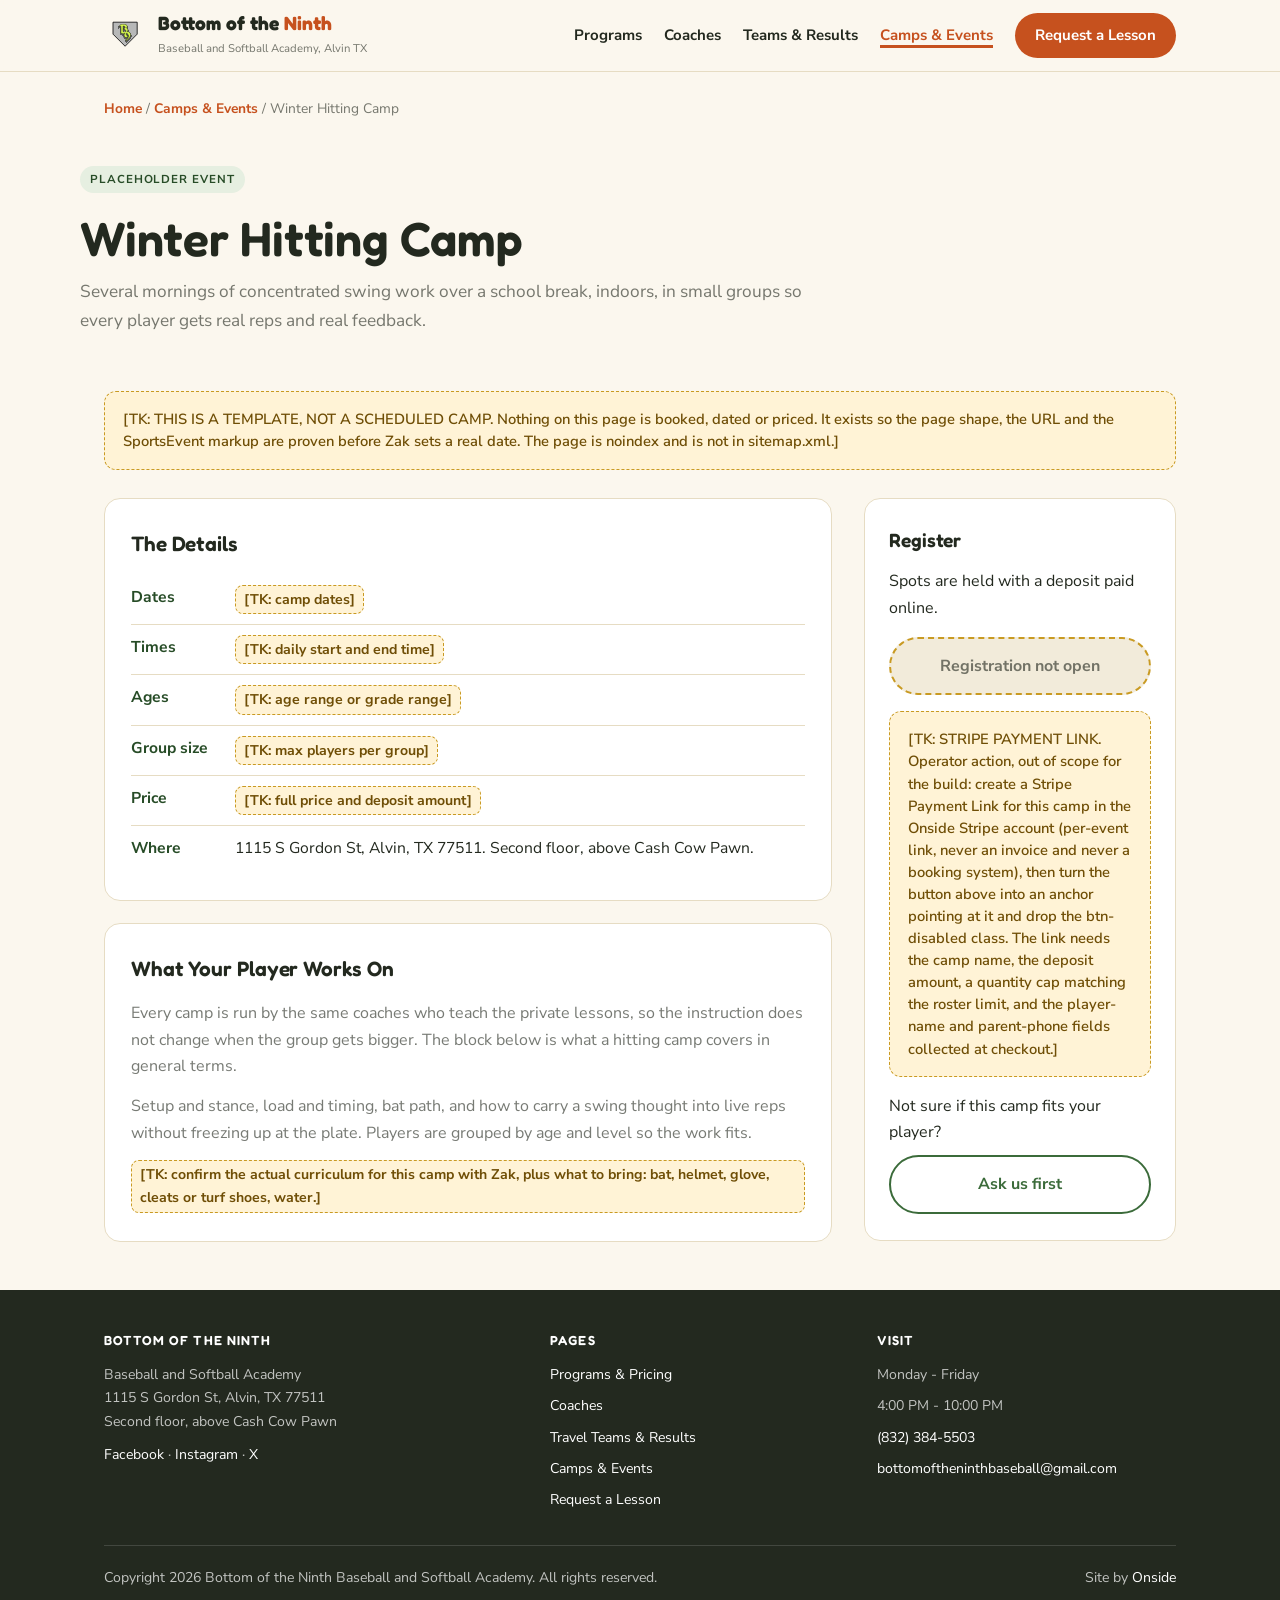
<file: camps/tk-winter-hitting-camp/index.html>
<!DOCTYPE html>
<html lang="en">
<head>
<meta charset="utf-8">
<meta name="viewport" content="width=device-width, initial-scale=1">

<!-- PLACEHOLDER EVENT PAGE. This is the template for an upcoming camp, not a
     real camp. It is noindex and is deliberately absent from sitemap.xml so
     Google never sees the sentinel dates below. To create a real camp:
       1. Copy this directory to /camps/<real-slug>/
       2. Replace every [TK: ...] marker and the sentinel dates in the
          SportsEvent JSON-LD (startDate, endDate, and the offers block)
       3. Drop the robots noindex meta tag and the placeholder notice
       4. Point the registration button at the Stripe Payment Link created for
          this camp (see CONTENT-TODO.md)
       5. Add the URL to sitemap.xml and link it from /camps/
       6. Delete this placeholder directory once a real camp exists
     Full checklist in CONTENT-TODO.md. -->
<meta name="robots" content="noindex, nofollow">

<title>Winter Hitting Camp (placeholder) | Bottom of the Ninth, Alvin TX</title>
<meta name="description" content="Placeholder page for an upcoming B9 hitting camp in Alvin, Texas. Dates, ages, times and price are not set.">
<link rel="canonical" href="https://b9baseball.com/camps/tk-winter-hitting-camp/">

<meta property="og:type" content="website">
<meta property="og:site_name" content="Bottom of the Ninth Baseball and Softball Academy">
<meta property="og:title" content="Winter Hitting Camp (placeholder) | Bottom of the Ninth, Alvin TX">
<meta property="og:description" content="Placeholder page for an upcoming B9 hitting camp in Alvin, Texas.">
<meta property="og:url" content="https://b9baseball.com/camps/tk-winter-hitting-camp/">
<meta property="og:image" content="https://b9baseball.com/images/web/og-team.jpg">
<meta name="twitter:card" content="summary_large_image">
<meta name="twitter:site" content="@b9_baseball">
<meta name="twitter:title" content="Winter Hitting Camp (placeholder) | Bottom of the Ninth, Alvin TX">
<meta name="twitter:description" content="Placeholder page for an upcoming B9 hitting camp in Alvin, Texas.">
<meta name="twitter:image" content="https://b9baseball.com/images/web/og-team.jpg">

<link rel="icon" href="/images/favicon.ico" sizes="any">
<link rel="icon" href="/images/icon.svg" type="image/svg+xml">
<link rel="apple-touch-icon" href="/images/apple-touch-icon.png">

<link rel="preconnect" href="https://fonts.googleapis.com">
<link rel="preconnect" href="https://fonts.gstatic.com" crossorigin>
<link href="https://fonts.googleapis.com/css2?family=Fredoka:wght@500;600;700&family=Nunito+Sans:wght@400;600;700&display=swap" rel="stylesheet">
<link rel="stylesheet" href="/css/site.css">

<!-- GA4: NOT PROVISIONED. See the note in /index.html and CONTENT-TODO.md. -->

<!-- SportsEvent. The 1970-01-01 dates and the 0.00 price are sentinels, not
     real values: no camp date or price exists yet, and this page is noindex so
     the sentinels are never crawled. Replace all four before publishing. -->
<script type="application/ld+json">
{
  "@context": "https://schema.org",
  "@type": "SportsEvent",
  "name": "PLACEHOLDER - Winter Hitting Camp",
  "description": "Placeholder for a multi-day indoor hitting camp at Bottom of the Ninth in Alvin, Texas. Dates, ages, times and price are not set.",
  "url": "https://b9baseball.com/camps/tk-winter-hitting-camp/",
  "image": "https://b9baseball.com/images/web/og-team.jpg",
  "startDate": "1970-01-01T09:00:00-06:00",
  "endDate": "1970-01-01T12:00:00-06:00",
  "eventStatus": "https://schema.org/EventScheduled",
  "eventAttendanceMode": "https://schema.org/OfflineEventAttendanceMode",
  "sport": "Baseball",
  "location": {
    "@type": "Place",
    "name": "Bottom of the Ninth Baseball and Softball Academy",
    "address": {
      "@type": "PostalAddress",
      "streetAddress": "1115 S Gordon St",
      "addressLocality": "Alvin",
      "addressRegion": "TX",
      "postalCode": "77511",
      "addressCountry": "US"
    }
  },
  "organizer": {
    "@type": "Organization",
    "name": "Bottom of the Ninth Baseball and Softball Academy",
    "url": "https://b9baseball.com/"
  },
  "offers": {
    "@type": "Offer",
    "url": "https://b9baseball.com/camps/tk-winter-hitting-camp/",
    "price": "0.00",
    "priceCurrency": "USD",
    "availability": "https://schema.org/PreOrder",
    "validFrom": "1970-01-01T00:00:00-06:00"
  }
}
</script>

<script type="application/ld+json">
{
  "@context": "https://schema.org",
  "@type": "BreadcrumbList",
  "itemListElement": [
    { "@type": "ListItem", "position": 1, "name": "Home", "item": "https://b9baseball.com/" },
    { "@type": "ListItem", "position": 2, "name": "Camps and Events", "item": "https://b9baseball.com/camps/" },
    { "@type": "ListItem", "position": 3, "name": "Winter Hitting Camp", "item": "https://b9baseball.com/camps/tk-winter-hitting-camp/" }
  ]
}
</script>
</head>
<body>

<a class="skip-link" href="#main">Skip to content</a>

<header>
  <div class="topbar">
    <a class="logo" href="/" aria-label="Bottom of the Ninth home">
      <img class="logo-mark" src="/images/b9_plate_logo.svg" alt="" width="42" height="42">
      <span>
        <span class="logo-word">Bottom of the <span>Ninth</span></span>
        <span class="logo-sub">Baseball and Softball Academy, Alvin TX</span>
      </span>
    </a>
    <nav class="main-nav" aria-label="Main">
      <a href="/programs/">Programs</a>
      <a href="/coaches/">Coaches</a>
      <a href="/teams/">Teams &amp; Results</a>
      <a href="/camps/" aria-current="page">Camps &amp; Events</a>
      <a href="/lessons/" class="nav-cta">Request a Lesson</a>
    </nav>
  </div>
</header>

<main id="main">

<div class="wrap">
  <p class="breadcrumb"><a href="/">Home</a> / <a href="/camps/">Camps &amp; Events</a> / Winter Hitting Camp</p>
</div>

<div class="wrap page-head">
  <span class="badge badge-open">Placeholder event</span>
  <h1>Winter Hitting Camp</h1>
  <p class="lead">Several mornings of concentrated swing work over a school break, indoors, in small groups so every player gets real reps and real feedback.</p>
</div>

<section class="tight">
  <div class="wrap">
    <span class="tk-block">[TK: THIS IS A TEMPLATE, NOT A SCHEDULED CAMP. Nothing on this page is booked, dated or priced. It exists so the page shape, the URL and the SportsEvent markup are proven before Zak sets a real date. The page is noindex and is not in sitemap.xml.]</span>

    <div class="event-detail" style="margin-top:28px">
      <div>
        <div class="visit-card">
          <h3>The Details</h3>
          <div class="visit-row"><span class="k">Dates</span><span class="tk">[TK: camp dates]</span></div>
          <div class="visit-row"><span class="k">Times</span><span class="tk">[TK: daily start and end time]</span></div>
          <div class="visit-row"><span class="k">Ages</span><span class="tk">[TK: age range or grade range]</span></div>
          <div class="visit-row"><span class="k">Group size</span><span class="tk">[TK: max players per group]</span></div>
          <div class="visit-row"><span class="k">Price</span><span class="tk">[TK: full price and deposit amount]</span></div>
          <div class="visit-row"><span class="k">Where</span><span>1115 S Gordon St, Alvin, TX 77511. Second floor, above Cash Cow Pawn.</span></div>
        </div>

        <div class="visit-card" style="margin-top:22px">
          <h3>What Your Player Works On</h3>
          <div class="prose">
            <p>Every camp is run by the same coaches who teach the private lessons, so the instruction does not change when the group gets bigger. The block below is what a hitting camp covers in general terms.</p>
            <p>Setup and stance, load and timing, bat path, and how to carry a swing thought into live reps without freezing up at the plate. Players are grouped by age and level so the work fits.</p>
            <p><span class="tk">[TK: confirm the actual curriculum for this camp with Zak, plus what to bring: bat, helmet, glove, cleats or turf shoes, water.]</span></p>
          </div>
        </div>
      </div>

      <aside class="event-panel">
        <h3>Register</h3>
        <p class="prose">Spots are held with a deposit paid online.</p>
        <p style="margin:16px 0">
          <span class="btn btn-disabled">Registration not open</span>
        </p>
        <span class="tk-block">[TK: STRIPE PAYMENT LINK. Operator action, out of scope for the build: create a Stripe Payment Link for this camp in the Onside Stripe account (per-event link, never an invoice and never a booking system), then turn the button above into an anchor pointing at it and drop the btn-disabled class. The link needs the camp name, the deposit amount, a quantity cap matching the roster limit, and the player-name and parent-phone fields collected at checkout.]</span>
        <p class="prose" style="margin-top:16px">Not sure if this camp fits your player?</p>
        <p style="margin-top:10px"><a class="btn btn-ghost" href="/lessons/">Ask us first</a></p>
      </aside>
    </div>
  </div>
</section>

</main>

<footer>
  <div class="wrap">
    <div class="footer-grid">
      <div>
        <h2>Bottom of the Ninth</h2>
        <p>Baseball and Softball Academy<br>
        1115 S Gordon St, Alvin, TX 77511<br>
        Second floor, above Cash Cow Pawn</p>
        <p style="margin-top:10px">
          <a href="https://www.facebook.com/b9baseball">Facebook</a> &middot;
          <a href="https://www.instagram.com/b9_baseball">Instagram</a> &middot;
          <a href="https://x.com/b9_baseball">X</a>
        </p>
      </div>
      <div>
        <h2>Pages</h2>
        <ul>
          <li><a href="/programs/">Programs &amp; Pricing</a></li>
          <li><a href="/coaches/">Coaches</a></li>
          <li><a href="/teams/">Travel Teams &amp; Results</a></li>
          <li><a href="/camps/">Camps &amp; Events</a></li>
          <li><a href="/lessons/">Request a Lesson</a></li>
        </ul>
      </div>
      <div>
        <h2>Visit</h2>
        <ul>
          <li>Monday - Friday</li>
          <li>4:00 PM - 10:00 PM</li>
          <li><a href="tel:+18323845503">(832) 384-5503</a></li>
          <li><a href="mailto:bottomoftheninthbaseball@gmail.com">bottomoftheninthbaseball@gmail.com</a></li>
        </ul>
      </div>
    </div>
    <div class="footer-bottom">
      <span>Copyright 2026 Bottom of the Ninth Baseball and Softball Academy. All rights reserved.</span>
      <span>Site by <a href="https://onside.llc">Onside</a></span>
    </div>
  </div>
</footer>

</body>
</html>
</file>
<file: css/site.css>
/* Bottom of the Ninth Baseball and Softball Academy
 *
 * Concept B ("Family Friendly Local") design system, extracted from the
 * single-page comp into one stylesheet for the multi-page Foundation site.
 * No build step, no preprocessor. Edit this file directly.
 *
 * Sections, in order:
 *   1. Tokens and base
 *   2. Layout primitives
 *   3. Header and navigation
 *   4. Hero and facts band
 *   5. Cards (programs, coaches, visit)
 *   6. Results strip and alumni wall (carried over from concept A)
 *   7. Camps and events
 *   8. Lead form
 *   9. Placeholder ("TK") markers
 *  10. Footer
 */

/* ---------------------------------------------------------------- 1. Tokens */

:root {
  --cream: #FBF7EE;
  --cream-2: #F2EBDA;
  --clay: #C6511E;
  --clay-deep: #9A3E15;
  --grass: #3B6B3A;
  --grass-deep: #274C27;
  --ink: #23291F;
  --ink-60: rgba(35, 41, 31, 0.62);
  --plate: #B7B8B8;
  --line: #E6DCC3;
  --tk-bg: #FFF3D6;
  --tk-line: #C99A22;
  --tk-ink: #6F4E06;
  --display: "Fredoka", "Arial Rounded MT Bold", sans-serif;
  --body: "Nunito Sans", "Helvetica Neue", Arial, sans-serif;
}

* { margin: 0; padding: 0; box-sizing: border-box; }
html { scroll-behavior: smooth; }

@media (prefers-reduced-motion: reduce) {
  html { scroll-behavior: auto; }
  *, *::before, *::after { animation: none !important; transition: none !important; }
}

body {
  background: var(--cream);
  color: var(--ink);
  font-family: var(--body);
  font-size: 1rem;
  line-height: 1.65;
}

img { max-width: 100%; display: block; }
a { color: var(--clay); }

a:focus-visible,
button:focus-visible,
input:focus-visible,
select:focus-visible,
textarea:focus-visible {
  outline: 3px solid var(--grass);
  outline-offset: 3px;
}

.skip-link {
  position: absolute;
  left: -9999px;
  top: 0;
  background: var(--ink);
  color: #fff;
  padding: 10px 16px;
  z-index: 60;
}
.skip-link:focus { left: 8px; top: 8px; }

/* ------------------------------------------------------ 2. Layout primitives */

.wrap { max-width: 1120px; margin: 0 auto; padding: 0 24px; }
section { padding: 76px 0; }
section.tight { padding: 48px 0; }

h1, h2, h3 {
  font-family: var(--display);
  font-weight: 600;
  letter-spacing: -0.005em;
  color: var(--ink);
}

.eyebrow {
  font-size: 0.82rem;
  font-weight: 700;
  letter-spacing: 0.08em;
  text-transform: uppercase;
  color: var(--grass);
  display: inline-flex;
  align-items: center;
  gap: 8px;
}
.eyebrow::before {
  content: "";
  width: 10px;
  height: 10px;
  border-radius: 50%;
  background: var(--clay);
  display: inline-block;
}

.section-head { max-width: 46em; margin-bottom: 40px; }
.section-head h2 { font-size: clamp(1.9rem, 4vw, 2.6rem); margin: 12px 0 12px; }
.section-head p { color: var(--ink-60); font-size: 1.02rem; }

.prose p { margin-bottom: 14px; color: var(--ink-60); }
.prose p:last-child { margin-bottom: 0; }

.btn {
  display: inline-block;
  text-decoration: none;
  font-weight: 700;
  padding: 14px 26px;
  border-radius: 999px;
  font-size: 1rem;
}
.btn-primary { background: var(--clay); color: #fff; }
.btn-primary:hover { background: var(--clay-deep); }
.btn-ghost { color: var(--grass); border: 2px solid var(--grass); }
.btn-ghost:hover { background: #E6EFE1; }
.btn-disabled {
  background: var(--cream-2);
  color: var(--ink-60);
  border: 2px dashed var(--tk-line);
  cursor: not-allowed;
}

.ctas { display: flex; gap: 14px; flex-wrap: wrap; }

.breadcrumb { font-size: 0.86rem; color: var(--ink-60); padding-top: 26px; }
.breadcrumb a { text-decoration: none; font-weight: 700; }
.breadcrumb a:hover { text-decoration: underline; }

/* ------------------------------------------------- 3. Header and navigation */

header {
  position: sticky;
  top: 0;
  z-index: 40;
  background: rgba(251, 247, 238, 0.95);
  backdrop-filter: blur(6px);
  border-bottom: 1px solid var(--line);
}

.topbar {
  display: flex;
  align-items: center;
  justify-content: space-between;
  padding: 12px 24px;
  max-width: 1120px;
  margin: 0 auto;
  gap: 16px;
}

.logo { display: flex; align-items: center; gap: 12px; text-decoration: none; }
/* The source SVG declares width=100 height=150 against a 140x140 viewBox, so
   pin both axes and let object-fit sort out the mismatch. */
.logo-mark { width: 42px; height: 42px; object-fit: contain; flex-shrink: 0; }
.logo-word {
  font-family: var(--display);
  font-weight: 700;
  font-size: 1.2rem;
  color: var(--ink);
  line-height: 1;
}
.logo-word span { color: var(--clay); }
.logo-sub { font-size: 0.7rem; color: var(--ink-60); display: block; margin-top: 2px; }

nav.main-nav { display: flex; gap: 22px; align-items: center; flex-wrap: wrap; justify-content: flex-end; }
nav.main-nav a { text-decoration: none; color: var(--ink); font-weight: 700; font-size: 0.94rem; }
nav.main-nav a:hover { color: var(--clay); }
nav.main-nav a[aria-current="page"] { color: var(--clay); box-shadow: inset 0 -3px 0 var(--clay); }

.nav-cta {
  background: var(--clay);
  color: #fff !important;
  padding: 10px 20px;
  border-radius: 999px;
  font-weight: 700;
}
.nav-cta:hover { background: var(--clay-deep); }
.nav-cta[aria-current="page"] { box-shadow: none; }

/* No JavaScript nav toggle: below 900px the bar stacks and the links wrap.
   Five short labels wrap to two rows and stay reachable without a menu button. */
@media (max-width: 900px) {
  .topbar { flex-direction: column; align-items: flex-start; gap: 10px; }
  nav.main-nav { justify-content: flex-start; gap: 16px; row-gap: 10px; }
}

/* -------------------------------------------------- 4. Hero and facts band */

.hero {
  padding: 60px 24px 56px;
  display: grid;
  grid-template-columns: 1.1fr 0.9fr;
  gap: 44px;
  align-items: center;
  max-width: 1120px;
  margin: 0 auto;
}
.hero h1 { font-size: clamp(2.3rem, 5.2vw, 3.8rem); margin: 16px 0 18px; line-height: 1.05; }
.hero h1 em { font-style: normal; color: var(--clay); }
.hero p.lead { font-size: 1.12rem; color: var(--ink-60); max-width: 36em; margin-bottom: 28px; }

.hero-photos { display: grid; grid-template-columns: 1fr 1fr; gap: 14px; }
.hero-photos img {
  border-radius: 16px;
  border: 4px solid #fff;
  box-shadow: 0 10px 28px rgba(35, 41, 31, 0.14);
  aspect-ratio: 4 / 3;
  object-fit: cover;
  width: 100%;
}
.hero-photos .p2 { margin-top: 30px; }

@media (max-width: 880px) {
  .hero { grid-template-columns: 1fr; gap: 26px; }
  .hero-photos .p2 { margin-top: 0; }
}

.page-head { padding: 44px 0 8px; }
.page-head h1 { font-size: clamp(2rem, 4.6vw, 3rem); margin: 12px 0 14px; line-height: 1.08; }
.page-head p.lead { font-size: 1.08rem; color: var(--ink-60); max-width: 44em; }

.facts { background: var(--grass); color: #fff; }
.facts .wrap {
  padding: 20px 24px;
  display: flex;
  justify-content: space-between;
  flex-wrap: wrap;
  gap: 14px;
  font-weight: 700;
  font-size: 0.95rem;
}
.facts span::before { content: "\2726  "; }

/* ------------------------------------------------------------- 5. Cards */

.programs { background: var(--cream); }
.prog-grid { display: grid; grid-template-columns: repeat(4, 1fr); gap: 18px; }
.prog-grid.cols-3 { grid-template-columns: repeat(3, 1fr); }

.prog-card {
  background: #fff;
  border: 1px solid var(--line);
  border-radius: 16px;
  padding: 26px 22px 24px;
  position: relative;
  overflow: hidden;
}
.prog-card::before {
  content: "";
  position: absolute;
  top: 0; left: 0; right: 0;
  height: 6px;
  background: var(--clay);
}
.prog-card:nth-child(even)::before { background: var(--grass); }
.prog-card h3 { font-size: 1.15rem; margin: 10px 0 8px; }
.prog-card p { font-size: 0.94rem; color: var(--ink-60); }
.prog-card p + p { margin-top: 10px; }

@media (max-width: 880px) { .prog-grid, .prog-grid.cols-3 { grid-template-columns: repeat(2, 1fr); } }
@media (max-width: 520px) { .prog-grid, .prog-grid.cols-3 { grid-template-columns: 1fr; } }

.coaches { background: var(--cream-2); }
.coach-grid { display: grid; grid-template-columns: 1fr 1fr; gap: 24px; }
.coach-card { background: #fff; border-radius: 16px; padding: 26px 24px; border: 1px solid var(--line); }
.coach-card .role {
  font-size: 0.78rem;
  font-weight: 700;
  letter-spacing: 0.06em;
  text-transform: uppercase;
  color: var(--clay);
}
.coach-card h3 { font-size: 1.5rem; margin: 8px 0 12px; }
.coach-card p { color: var(--ink-60); font-size: 0.96rem; margin-bottom: 8px; }
.coach-card p:last-child { margin-bottom: 0; }
@media (max-width: 780px) { .coach-grid { grid-template-columns: 1fr; } }

.visit { background: var(--cream); }
.visit-grid { display: grid; grid-template-columns: 1fr 1fr; gap: 28px; }
.visit-card {
  background: #fff;
  border: 1px solid var(--line);
  border-radius: 16px;
  padding: 28px 26px;
}
.visit-card h3 { font-size: 1.3rem; margin-bottom: 14px; }
.visit-row {
  display: flex;
  gap: 12px;
  padding: 10px 0;
  border-bottom: 1px solid var(--line);
  font-size: 0.98rem;
}
.visit-row:last-child { border-bottom: none; }
.visit-row .k { font-weight: 700; min-width: 92px; color: var(--grass-deep); }
@media (max-width: 780px) { .visit-grid { grid-template-columns: 1fr; } }

.map-frame {
  border: 0;
  width: 100%;
  height: 340px;
  border-radius: 16px;
  margin-top: 28px;
  display: block;
}

.photo-strip { display: grid; grid-template-columns: repeat(3, 1fr); gap: 16px; }
.photo-strip img {
  border-radius: 16px;
  border: 4px solid #fff;
  box-shadow: 0 10px 28px rgba(35, 41, 31, 0.12);
  aspect-ratio: 4 / 3;
  object-fit: cover;
  width: 100%;
}
@media (max-width: 780px) { .photo-strip { grid-template-columns: 1fr 1fr; } }

/* ------------------------------ 6. Results strip and alumni wall (from A) */

/* Carried over from concept A per the operator decision on b9-website#1:
   the outcomes are the proof, and concept B on its own does not carry them.
   Restyled into concept B's cream/clay/grass palette. */

.results { background: var(--ink); color: var(--cream); }
.results h2, .results h3 { color: var(--cream); }
.results .section-head p { color: rgba(251, 247, 238, 0.72); }
.results .eyebrow { color: #fff; }
.results .eyebrow::before { background: var(--clay); }

.score-strip {
  display: grid;
  grid-template-columns: repeat(3, 1fr);
  gap: 1px;
  background: rgba(251, 247, 238, 0.16);
  border: 1px solid rgba(251, 247, 238, 0.16);
  border-radius: 16px;
  overflow: hidden;
}
.score {
  background: var(--ink);
  padding: 26px 24px 28px;
}
.score .n {
  font-family: var(--display);
  font-size: clamp(2rem, 5vw, 2.9rem);
  line-height: 1;
  color: #fff;
  display: block;
}
.score .l {
  display: block;
  margin-top: 10px;
  font-weight: 700;
  font-size: 0.92rem;
  color: var(--cream);
}
.score .src {
  display: block;
  margin-top: 6px;
  font-size: 0.8rem;
  color: rgba(251, 247, 238, 0.6);
}
@media (max-width: 780px) { .score-strip { grid-template-columns: 1fr; } }

.alumni-wall {
  margin-top: 28px;
  display: grid;
  grid-template-columns: repeat(3, 1fr);
  gap: 18px;
}
.alumni-card {
  background: rgba(251, 247, 238, 0.06);
  border: 1px solid rgba(251, 247, 238, 0.18);
  border-radius: 16px;
  padding: 24px 22px;
}
.alumni-card .tag {
  font-size: 0.74rem;
  font-weight: 700;
  letter-spacing: 0.1em;
  text-transform: uppercase;
  color: #E9A97F;
}
.alumni-card h3 { font-size: 1.25rem; margin: 8px 0 8px; }
.alumni-card p { font-size: 0.92rem; color: rgba(251, 247, 238, 0.72); }
@media (max-width: 880px) { .alumni-wall { grid-template-columns: 1fr; } }

/* --------------------------------------------------- 7. Camps and events */

.event-list { display: grid; gap: 18px; }
.event-card {
  background: #fff;
  border: 1px solid var(--line);
  border-radius: 16px;
  padding: 24px 24px 22px;
  display: grid;
  grid-template-columns: 150px 1fr auto;
  gap: 22px;
  align-items: center;
}
.event-card.past { background: var(--cream-2); opacity: 0.92; }
.event-when {
  font-family: var(--display);
  font-weight: 600;
  font-size: 1.05rem;
  color: var(--grass-deep);
  line-height: 1.25;
}
.event-card h3 { font-size: 1.2rem; margin-bottom: 6px; }
.event-card h3 a { text-decoration: none; color: var(--ink); }
.event-card h3 a:hover { color: var(--clay); }
.event-card p { font-size: 0.94rem; color: var(--ink-60); }
@media (max-width: 780px) {
  .event-card { grid-template-columns: 1fr; gap: 12px; }
}

.badge {
  display: inline-block;
  font-size: 0.72rem;
  font-weight: 700;
  letter-spacing: 0.08em;
  text-transform: uppercase;
  padding: 4px 10px;
  border-radius: 999px;
  margin-bottom: 8px;
}
.badge-open { background: #E6EFE1; color: var(--grass-deep); }
.badge-past { background: var(--plate); color: #2b2b2b; }

.event-detail { display: grid; grid-template-columns: 1.4fr 0.6fr; gap: 32px; align-items: start; }
.event-panel {
  background: #fff;
  border: 1px solid var(--line);
  border-radius: 16px;
  padding: 26px 24px;
  position: sticky;
  top: 140px;
}
.event-panel h3 { font-size: 1.2rem; margin-bottom: 12px; }
.event-panel .btn { width: 100%; text-align: center; }
@media (max-width: 880px) {
  .event-detail { grid-template-columns: 1fr; }
  .event-panel { position: static; }
}

.notice {
  background: var(--cream-2);
  border: 1px solid var(--line);
  border-left: 5px solid var(--grass);
  border-radius: 12px;
  padding: 18px 20px;
  font-size: 0.96rem;
  color: var(--ink-60);
  margin-bottom: 26px;
}
.notice strong { color: var(--ink); }

/* -------------------------------------------------------- 8. Lead form */

.contact { background: var(--grass); color: #fff; }
.contact .section-head p { color: rgba(255, 255, 255, 0.82); }
.contact .eyebrow { color: #fff; }
.contact .eyebrow::before { background: var(--cream); }

form.onside-lead-form {
  background: #fff;
  border-radius: 20px;
  padding: 32px 30px;
  color: var(--ink);
}
.field-row { display: grid; grid-template-columns: 1fr 1fr; gap: 16px; margin-bottom: 16px; }
.field { display: flex; flex-direction: column; gap: 6px; margin-bottom: 16px; }
.field-row .field { margin-bottom: 0; }
.field label { font-size: 0.84rem; font-weight: 700; color: var(--ink); }
.field input, .field select, .field textarea {
  border: 2px solid var(--line);
  border-radius: 10px;
  padding: 11px 14px;
  font-family: var(--body);
  font-size: 0.98rem;
  color: var(--ink);
  background: #fff;
}
.field input:focus, .field select:focus, .field textarea:focus { border-color: var(--grass); outline: none; }

.hp { position: absolute; left: -9999px; width: 1px; height: 1px; overflow: hidden; }

.submit-btn {
  font-weight: 700;
  font-size: 1rem;
  color: #fff;
  background: var(--clay);
  border: none;
  padding: 15px 26px;
  border-radius: 999px;
  cursor: pointer;
  width: 100%;
}
.submit-btn:hover { background: var(--clay-deep); }
.submit-btn[disabled] { background: var(--plate); cursor: not-allowed; }

/* Swapped in for the submit button when the lead endpoint is unreachable, so
   the form still gives a parent something to tap. See js/lead-form.js. */
.btn-call { width: 100%; text-align: center; }

.form-status {
  margin-top: 16px;
  font-size: 0.94rem;
  border-radius: 12px;
  padding: 14px 16px;
}
.form-status:empty { display: none; }
.form-status.is-error { background: #FBE7E1; color: #8A2E12; border: 1px solid #E2A78F; }
.form-status.is-working { background: var(--cream-2); color: var(--ink-60); border: 1px solid var(--line); }

.form-thanks {
  background: #fff;
  border-radius: 20px;
  padding: 32px 30px;
  color: var(--ink);
}
.form-thanks h3 { font-size: 1.5rem; margin-bottom: 10px; }
.form-thanks p { color: var(--ink-60); }
.form-thanks[hidden] { display: none; }

.form-errors { margin: 10px 0 0 18px; }

@media (max-width: 860px) { .field-row { grid-template-columns: 1fr; gap: 0; } .field-row .field { margin-bottom: 16px; } }

/* ------------------------------------------------- 9. Placeholder markers */

/* Per patterns/small-business-web-platform.md: missing client content renders
   as a visible placeholder backed by an owner-input checklist (CONTENT-TODO.md),
   never as an invented number. Nothing in a .tk block is a real B9 fact. */

.tk {
  display: inline-block;
  background: var(--tk-bg);
  border: 1px dashed var(--tk-line);
  color: var(--tk-ink);
  border-radius: 8px;
  padding: 2px 8px;
  font-size: 0.88rem;
  font-weight: 700;
  font-family: var(--body);
}
.tk-block {
  display: block;
  background: var(--tk-bg);
  border: 1px dashed var(--tk-line);
  color: var(--tk-ink);
  border-radius: 12px;
  padding: 16px 18px;
  font-size: 0.92rem;
  font-weight: 600;
  line-height: 1.5;
}
.tk-block + .tk-block { margin-top: 12px; }
.results .tk, .results .tk-block { color: var(--tk-ink); }

/* ------------------------------------------------------------ 10. Footer */

footer { background: var(--ink); color: rgba(255, 255, 255, 0.72); padding: 40px 0 26px; font-size: 0.88rem; }
footer a { color: #fff; text-decoration: none; }
footer a:hover { color: #E9A97F; }

.footer-grid {
  display: grid;
  grid-template-columns: 1.4fr 1fr 1fr;
  gap: 28px;
  padding-bottom: 26px;
  border-bottom: 1px solid rgba(255, 255, 255, 0.14);
}
.footer-grid h2 {
  color: #fff;
  font-size: 0.82rem;
  letter-spacing: 0.08em;
  text-transform: uppercase;
  margin-bottom: 12px;
}
.footer-grid ul { list-style: none; }
.footer-grid li { margin-bottom: 8px; }
.footer-bottom {
  padding-top: 20px;
  display: flex;
  justify-content: space-between;
  gap: 16px;
  flex-wrap: wrap;
}
@media (max-width: 780px) { .footer-grid { grid-template-columns: 1fr; } }
</file>
